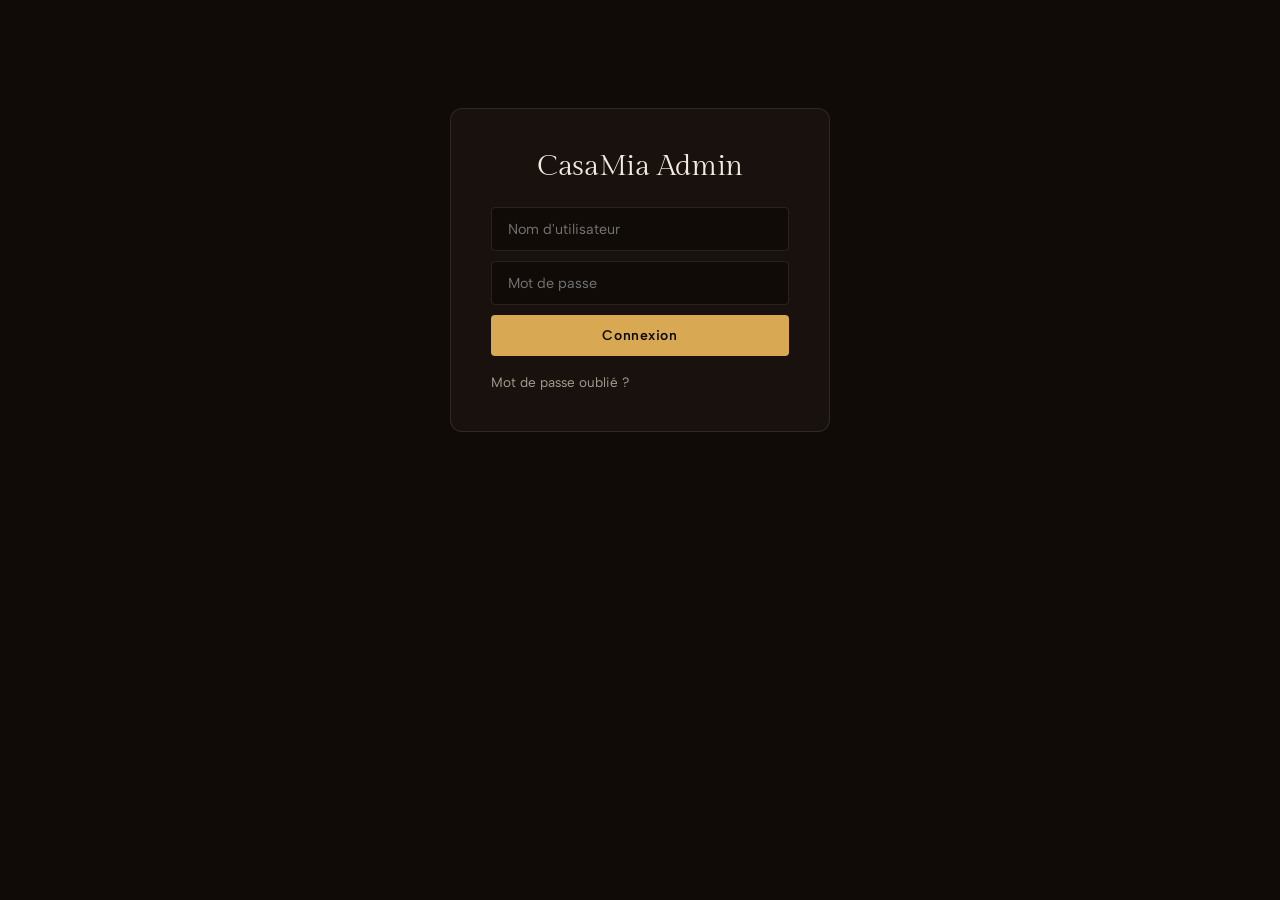
<file: frontend/admin.html>
<!DOCTYPE html>
<html lang="fr">
<head>
  <meta charset="UTF-8">
  <meta name="viewport" content="width=device-width, initial-scale=1.0">
  <title>Admin — CasaMia</title>
  <link rel="icon" type="image/png" href="images/logo-casamia.png">
  <link rel="preconnect" href="https://fonts.googleapis.com">
  <link rel="preconnect" href="https://fonts.gstatic.com" crossorigin>
  <link rel="stylesheet" href="https://fonts.googleapis.com/css2?family=Gilda+Display&family=Albert+Sans:wght@400;500;600;700&display=swap">
  <style>
    :root {
      --bg:  oklch(15.5% 0.012 60);
      --bg2: oklch(18.5% 0.014 58);
      --bg3: oklch(22%   0.014 55);
      --text:  oklch(94% 0.018 80);
      --text2: oklch(70% 0.020 70);
      --gold:  oklch(76% 0.118 80);
      --gold-h: oklch(84% 0.110 85);
      --border: oklch(100% 0 0 / .10);
      --red: oklch(60% 0.170 28);
      --green: oklch(68% 0.140 145);
      --radius: 4px;
      --f-display: 'Gilda Display', serif;
      --f-body: 'Albert Sans', system-ui, sans-serif;
    }
    * { box-sizing: border-box; margin: 0; padding: 0; }
    body { font-family: var(--f-body); background: var(--bg); color: var(--text); font-size: 16px; -webkit-font-smoothing: antialiased; -moz-osx-font-smoothing: grayscale; }
    a { color: var(--gold); text-decoration: none; }
    h1, h2, h3 { font-family: var(--f-display); font-weight: 400; letter-spacing: -0.01em; text-wrap: balance; }
    p { text-wrap: pretty; }
    .card-img, .hours-card img { outline: 1px solid rgba(255, 255, 255, 0.08); outline-offset: -1px; }

    /* Layout */
    .app { max-width: 1100px; margin: 0 auto; padding: 24px clamp(16px, 3vw, 32px); }
    .header { display: flex; align-items: center; justify-content: space-between; padding: 20px 0 16px; border-bottom: 1px solid var(--border); margin-bottom: 32px; }
    .header h1 { font-size: 1.6rem; color: var(--text); }
    .logout { padding: 8px 16px; border: 1px solid var(--border); border-radius: var(--radius); color: var(--text2); cursor: pointer; font-size: .8125rem; background: none; letter-spacing: 0.03em; transition: color .2s, border-color .2s, transform .15s; }
    .logout:hover { border-color: var(--red); color: var(--red); }
    .logout:active { transform: scale(0.96); }

    /* Login */
    .login { max-width: 380px; margin: 12vh auto; padding: 40px; border: 1px solid var(--border); background: var(--bg2); border-radius: 12px; }
    .login h2 { margin-bottom: 24px; font-size: 1.8rem; text-align: center; }
    .login input { width: 100%; padding: 12px 16px; background: var(--bg); border: 1px solid var(--border); border-radius: var(--radius); color: var(--text); font-size: .9rem; margin-bottom: 10px; font-family: inherit; transition: border-color .2s; }
    .login input:focus { outline: none; border-color: var(--gold); }
    .login button { width: 100%; padding: 12px; background: var(--gold); color: var(--bg); border: none; border-radius: var(--radius); font-weight: 600; cursor: pointer; font-size: .875rem; letter-spacing: 0.04em; font-family: inherit; transition: background .2s, transform .15s; }
    .login button:hover { background: var(--gold-h); }
    .login button:active { transform: scale(0.96); }
    .error { color: var(--red); font-size: .8125rem; margin-top: 8px; }

    /* Tabs — éditoriaux (pas pill gold bg) */
    .tabs { display: flex; gap: 24px; margin-bottom: 32px; border-bottom: 1px solid var(--border); }
    .tab { padding: 12px 0; cursor: pointer; font-size: .9rem; color: var(--text2); font-weight: 500; border: none; background: none; position: relative; letter-spacing: 0.01em; font-family: inherit; }
    .tab:hover { color: var(--text); }
    .tab:active { transform: scale(0.96); }
    .tab.active { color: var(--text); }
    .tab { transition: color .2s, transform .15s; }
    .tab.active::after { content: ""; position: absolute; left: 0; right: 0; bottom: -1px; height: 2px; background: var(--gold); }
    .panel { display: none; }
    .panel.active { display: block; }

    /* Cards — multi-column grid */
    .card-grid { display: grid; grid-template-columns: repeat(auto-fill, minmax(min(440px, 100%), 1fr)); gap: 10px; }
    .card { background: var(--bg2); border: 1px solid var(--border); border-radius: 10px; padding: 16px 20px; display: flex; align-items: center; gap: 16px; min-width: 0; }
    .card-header { display: flex; justify-content: space-between; align-items: center; width: 100%; gap: 12px; min-width: 0; }
    .card-info { min-width: 0; flex: 1; }
    .card-title { font-weight: 600; font-size: .95rem; }
    .card-meta { color: var(--text2); font-size: .8125rem; margin-top: 2px; }
    .card-actions { display: flex; gap: 6px; flex-shrink: 0; }
    .card-img { width: 56px; height: 56px; object-fit: cover; border-radius: var(--radius); flex-shrink: 0; }

    /* Menu — catégories (mime la vraie carte) */
    .menu-hint { color: var(--text2); font-size: .8125rem; margin: -4px 0 18px; display: flex; align-items: center; gap: 8px; }
    .menu-hint svg { flex-shrink: 0; color: var(--gold); }
    .admin-cat-group { margin-bottom: 28px; }
    .admin-cat-group:last-child { margin-bottom: 0; }
    .admin-cat-head {
      display: flex; align-items: baseline; justify-content: space-between; gap: 16px;
      padding: 10px 4px 12px; margin-bottom: 10px;
      border-bottom: 1px solid var(--border);
    }
    .admin-cat-name { font-family: var(--f-display); font-size: 1.35rem; color: var(--text); font-weight: 400; letter-spacing: -0.01em; }
    .admin-cat-meta { color: var(--text2); font-size: .75rem; letter-spacing: 0.14em; text-transform: uppercase; white-space: nowrap; }
    .admin-cat-list { display: flex; flex-direction: column; gap: 8px; min-height: 12px; }
    .admin-cat-list.drag-scope { background: oklch(76% 0.118 80 / .04); border-radius: 6px; outline: 1px dashed oklch(76% 0.118 80 / .35); outline-offset: 2px; }
    .admin-cat-empty { color: var(--text2); font-size: .85rem; padding: 8px 4px; font-style: italic; }

    /* Item card (DnD) */
    .item-card { position: relative; transition: transform .15s ease, box-shadow .15s ease, opacity .15s ease, border-color .15s ease; }
    .item-card[draggable="true"] { cursor: grabbing; }
    .item-card.dragging {
      opacity: .92;
      border-color: var(--gold);
      box-shadow: 0 12px 28px oklch(0% 0 0 / .45), 0 0 0 1px var(--gold);
      transform: rotate(-0.4deg) scale(1.01);
      cursor: grabbing;
    }

    /* Drag handle */
    .card-drag-handle {
      flex-shrink: 0;
      display: grid; place-items: center;
      width: 28px; height: 44px;
      margin-left: -6px;
      border-radius: var(--radius);
      color: var(--text2);
      cursor: grab;
      touch-action: none;
      transition: color .15s, background .15s;
      user-select: none;
    }
    .card-drag-handle:hover { color: var(--gold); background: oklch(100% 0 0 / .04); }
    .card-drag-handle:active { cursor: grabbing; color: var(--gold); }
    .card-drag-handle svg { display: block; }

    /* Reorder status toast */
    .reorder-toast {
      position: fixed; bottom: 24px; left: 50%; transform: translateX(-50%) translateY(16px);
      padding: 10px 18px; border-radius: 999px;
      background: var(--bg2); border: 1px solid var(--border); color: var(--text);
      font-size: .875rem; letter-spacing: 0.02em;
      display: flex; align-items: center; gap: 10px;
      box-shadow: 0 2px 4px oklch(0% 0 0 / .25), 0 8px 24px oklch(0% 0 0 / .35);
      opacity: 0; pointer-events: none;
      transition: opacity .2s, transform .2s;
      z-index: 200;
    }
    .reorder-toast.visible { opacity: 1; transform: translateX(-50%) translateY(0); }
    .reorder-toast--ok { border-color: oklch(68% 0.140 145 / .5); }
    .reorder-toast--ok .reorder-toast__dot { background: var(--green); }
    .reorder-toast--err { border-color: oklch(60% 0.170 28 / .5); }
    .reorder-toast--err .reorder-toast__dot { background: var(--red); }
    .reorder-toast__dot { width: 8px; height: 8px; border-radius: 50%; background: var(--gold); flex-shrink: 0; }

    @media (max-width: 520px) {
      .admin-cat-head { flex-direction: column; align-items: flex-start; gap: 4px; }
      .card { padding: 14px 14px; gap: 12px; }
      .card-drag-handle { width: 24px; height: 40px; margin-left: -4px; }
    }

    /* Buttons */
    .btn { padding: 10px 16px; border-radius: var(--radius); font-size: .8125rem; cursor: pointer; border: 1px solid transparent; font-weight: 600; letter-spacing: 0.03em; font-family: inherit; transition: background .2s, color .2s, border-color .2s, transform .15s; white-space: nowrap; }
    .btn:active { transform: scale(0.96); }
    .btn-primary { background: var(--gold); color: var(--bg); border-color: var(--gold); }
    .btn-primary:hover { background: var(--gold-h); border-color: var(--gold-h); }
    .btn-danger { background: none; color: var(--red); border: 1px solid var(--red); }
    .btn-danger:hover { background: var(--red); color: var(--text); }
    .btn-sm { padding: 6px 12px; font-size: .75rem; }
    .btn-lg { padding: 14px 24px; font-size: .9375rem; }
    .btn-add { margin-bottom: 20px; }

    /* Forms */
    .form-overlay { display: none; position: fixed; inset: 0; background: oklch(0% 0 0 / .6); z-index: 100; }
    .form-overlay.active { display: flex; align-items: center; justify-content: center; padding: 16px; }
    .form-modal { background: var(--bg2); border: 1px solid var(--border); border-radius: 12px; padding: 28px; width: 100%; max-width: 520px; max-height: 85vh; overflow-y: auto; box-shadow: 0 4px 12px oklch(0% 0 0 / .3), 0 16px 40px oklch(0% 0 0 / .25); }
    .form-modal h3 { margin-bottom: 20px; font-size: 1.3rem; color: var(--text); }
    .form-group { margin-bottom: 14px; }
    .form-group label { display: block; font-size: .75rem; font-weight: 600; letter-spacing: 0.18em; text-transform: uppercase; color: var(--text2); margin-bottom: 6px; }
    .form-group input, .form-group textarea, .form-group select {
      width: 100%; padding: 10px 12px; background: var(--bg); border: 1px solid var(--border);
      border-radius: var(--radius); color: var(--text); font-size: .9rem; font-family: inherit;
      transition: border-color .15s;
    }
    .form-group input:focus, .form-group textarea:focus, .form-group select:focus { outline: none; border-color: var(--gold); }
    .form-group textarea { resize: vertical; min-height: 90px; }
    .form-actions { display: flex; gap: 8px; justify-content: flex-end; margin-top: 20px; }
    .form-cancel { padding: 10px 16px; background: none; border: 1px solid var(--border); border-radius: var(--radius); color: var(--text2); cursor: pointer; font-family: inherit; transition: color .15s, border-color .15s, transform .15s; }
    .form-cancel:hover { color: var(--text); border-color: var(--text2); }
    .form-cancel:active { transform: scale(0.96); }

    /* Badges — rectangulaires, pas pill */
    .badge { display: inline-block; padding: 3px 8px; border-radius: var(--radius); font-size: .6875rem; font-weight: 700; letter-spacing: 0.1em; text-transform: uppercase; }
    .badge-green { background: oklch(68% 0.140 145 / .15); color: var(--green); border: 1px solid oklch(68% 0.140 145 / .3); }
    .badge-gray { background: oklch(100% 0 0 / .05); color: var(--text2); border: 1px solid var(--border); }
    .badge-section { background: oklch(76% 0.118 80 / .12); color: var(--gold); border: 1px solid oklch(76% 0.118 80 / .3); }

    /* Form grid pour item modal */
    .form-grid { display: grid; grid-template-columns: 1fr 1fr; gap: 16px 14px; margin-bottom: 16px; }
    .form-group--span2 { grid-column: 1 / -1; }
    .form-group { margin-bottom: 0; }

    /* Toggle "disponible" — switch élégant */
    .toggle-row {
      display: flex; align-items: center; justify-content: space-between; gap: 16px;
      padding: 14px 16px;
      background: var(--bg); border: 1px solid var(--border); border-radius: var(--radius);
      margin-bottom: 16px;
    }
    .toggle-row__info { display: flex; flex-direction: column; gap: 2px; min-width: 0; }
    .toggle-row__info strong { font-size: .9375rem; font-weight: 600; color: var(--text); }
    .toggle-row__info span { font-size: .8125rem; color: var(--text2); }
    .switch { position: relative; display: inline-block; width: 42px; height: 24px; flex-shrink: 0; cursor: pointer; }
    .switch input { opacity: 0; width: 0; height: 0; position: absolute; }
    .switch__track {
      position: absolute; inset: 0; border-radius: 999px;
      background: var(--bg2); border: 1px solid var(--border);
      transition: background .2s, border-color .2s;
    }
    .switch__track::after {
      content: ""; position: absolute;
      top: 50%; left: 3px; width: 16px; height: 16px;
      border-radius: 50%;
      background: var(--text2);
      transform: translateY(-50%);
      transition: transform .2s, background .2s;
    }
    .switch input:checked ~ .switch__track { background: oklch(from var(--gold) l c h / .25); border-color: var(--gold); }
    .switch input:checked ~ .switch__track::after { transform: translate(18px, -50%); background: var(--gold); }
    .switch input:focus-visible ~ .switch__track { outline: 2px solid var(--gold); outline-offset: 2px; }

    /* Hours panel — 2 pizzerias côte à côte */
    .hours-grid {
      display: grid;
      grid-template-columns: repeat(auto-fit, minmax(min(420px, 100%), 1fr));
      gap: 20px;
    }
    .hours-card {
      background: var(--bg2); border: 1px solid var(--border); border-radius: 14px;
      padding: clamp(20px, 3vw, 28px);
      display: flex; flex-direction: column; gap: 22px;
      box-shadow: 0 1px 2px oklch(0% 0 0 / .2);
    }
    .hours-card__head {
      display: flex; align-items: baseline; justify-content: space-between; gap: 12px;
      padding-bottom: 14px; border-bottom: 1px solid var(--border);
    }
    .hours-card__name { font-family: var(--f-display); font-size: 1.5rem; color: var(--text); }
    .hours-card__slug { font-size: .7rem; color: var(--text2); letter-spacing: 0.14em; text-transform: uppercase; }
    .hours-section__title {
      font-size: .7rem; font-weight: 700; letter-spacing: 0.18em; text-transform: uppercase;
      color: var(--text2); margin-bottom: 10px;
    }
    .hours-section__help { font-size: .8rem; color: var(--text2); margin-bottom: 12px; line-height: 1.5; }
    .hours-day-row {
      display: grid;
      grid-template-columns: 56px 1fr auto;
      gap: 10px;
      align-items: start;
      padding: 8px 0;
      border-bottom: 1px dashed var(--border);
    }
    .hours-day-row:last-child { border-bottom: none; }
    .hours-day-row__name {
      font-weight: 600; text-transform: uppercase;
      font-size: .75rem; letter-spacing: 0.08em;
      color: var(--text2); padding-top: 8px;
    }
    .hours-day-row__name.is-active { color: var(--gold); }
    .hours-slots { display: flex; flex-direction: column; gap: 6px; min-width: 0; }
    .hours-slot { display: flex; align-items: center; gap: 6px; }
    .hours-slot input {
      width: 60px; padding: 6px 8px;
      background: var(--bg); border: 1px solid var(--border); border-radius: var(--radius);
      color: var(--text); font-size: .8125rem; font-family: inherit;
      text-align: center;
    }
    .hours-slot input:focus { outline: none; border-color: var(--gold); }
    .hours-slot__sep { color: var(--text2); font-size: .8125rem; }
    .hours-slot__remove {
      width: 26px; height: 26px; display: grid; place-items: center;
      background: none; border: 1px solid var(--border); border-radius: var(--radius);
      color: var(--text2); cursor: pointer; font-size: 1rem; line-height: 1;
      flex-shrink: 0;
      position: relative;
      transition: color .15s, border-color .15s, transform .15s;
    }
    .hours-slot__remove::before { content: ""; position: absolute; inset: -7px; }
    .hours-slot__remove:hover { color: var(--red); border-color: var(--red); }
    .hours-slot__remove:active { transform: scale(0.96); }
    .hours-day-row__actions {
      display: flex; flex-direction: column; gap: 4px; align-items: flex-end;
      padding-top: 2px;
    }
    .hours-day-closed {
      color: var(--text2); font-style: italic; font-size: .8125rem;
      padding: 8px 0;
    }
    .hours-add-slot {
      background: none; border: 1px dashed var(--border); border-radius: var(--radius);
      color: var(--text2); padding: 5px 10px; font-size: .7rem; cursor: pointer;
      font-family: inherit; letter-spacing: 0.04em; white-space: nowrap;
      transition: color .15s, border-color .15s, transform .15s;
    }
    .hours-add-slot:hover { color: var(--gold); border-color: var(--gold); }
    .hours-add-slot:active { transform: scale(0.96); }
    .hours-closed-toggle {
      background: none; border: 1px solid var(--border); border-radius: var(--radius);
      color: var(--text2); padding: 5px 10px; font-size: .7rem; cursor: pointer;
      font-family: inherit; letter-spacing: 0.04em; white-space: nowrap;
      transition: color .15s, border-color .15s, transform .15s;
    }
    .hours-closed-toggle:hover { color: var(--text); }
    .hours-closed-toggle:active { transform: scale(0.96); }
    .hours-closed-toggle.is-active { color: var(--red); border-color: var(--red); }

    .closure-box {
      background: var(--bg); border: 1px solid var(--border); border-radius: var(--radius);
      padding: 16px;
    }
    .closure-box.is-active { border-color: oklch(60% 0.170 28 / .5); background: oklch(60% 0.170 28 / .05); }
    .closure-box__fields {
      display: grid; grid-template-columns: 1fr 1fr; gap: 12px;
      margin-top: 14px;
    }
    .closure-box__fields .form-group--full { grid-column: 1 / -1; }
    .closure-box input[type="date"],
    .closure-box textarea {
      width: 100%; padding: 9px 12px;
      background: var(--bg2); border: 1px solid var(--border); border-radius: var(--radius);
      color: var(--text); font-size: .875rem; font-family: inherit;
    }
    .closure-box input[type="date"]:focus,
    .closure-box textarea:focus { outline: none; border-color: var(--gold); }
    .closure-box textarea { resize: vertical; min-height: 64px; }
    .closure-box__preview {
      margin-top: 12px; padding: 10px 12px;
      border-left: 2px solid var(--red); background: oklch(60% 0.170 28 / .08);
      font-size: .85rem; color: var(--text); border-radius: 0 var(--radius) var(--radius) 0;
      display: none;
    }
    .closure-box.is-active .closure-box__preview { display: block; }

    .hours-card__footer {
      display: flex; align-items: center; justify-content: space-between; gap: 12px;
      flex-wrap: wrap;
    }
    .hours-card__status { font-size: .8125rem; color: var(--text2); min-height: 1em; }
    .hours-card__status.is-ok { color: var(--green); }
    .hours-card__status.is-err { color: var(--red); }

    @media (max-width: 520px) {
      .hours-day-row { grid-template-columns: 48px 1fr; }
      .hours-day-row__actions { grid-column: 2; align-items: flex-start; flex-direction: row; flex-wrap: wrap; }
      .closure-box__fields { grid-template-columns: 1fr; }
      .hours-slot input { width: 56px; }
    }

    /* Settings card — plus grande */
    .settings-card {
      max-width: 560px;
      padding: clamp(28px, 4vw, 44px);
      background: var(--bg2); border: 1px solid var(--border); border-radius: 14px;
      box-shadow: 0 1px 2px oklch(0% 0 0 / .2);
    }
    .settings-card h2 {
      font-size: 1.75rem; margin-bottom: 8px;
      color: var(--text);
    }
    .settings-card .settings-lede {
      color: var(--text2); font-size: .95rem; line-height: 1.5;
      margin-bottom: 28px;
    }
    .settings-card .form-group { margin-bottom: 16px; }
    .settings-card .form-group input {
      font-size: 1rem;
      padding: 12px 14px;
    }
    .settings-card .success {
      color: var(--green); font-size: .9rem;
      margin-top: 12px; display: none;
    }
    .settings-card .error { margin-top: 12px; }

    :focus-visible { outline: 2px solid var(--gold); outline-offset: 2px; }
  </style>
</head>
<body>

<!-- Login Screen -->
<div id="loginScreen" class="login">
  <h2>CasaMia Admin</h2>
  <div id="loginForm">
    <input type="text" id="usernameInput" placeholder="Nom d'utilisateur" autocomplete="username">
    <input type="password" id="passwordInput" placeholder="Mot de passe" autocomplete="current-password">
    <button onclick="login()">Connexion</button>
    <p class="error" id="loginError"></p>
    <p style="margin-top:16px;"><a href="#" onclick="showResetForm();return false;" style="font-size:.85rem;color:var(--text2);">Mot de passe oublié ?</a></p>
  </div>
  <div id="resetForm" style="display:none;">
    <p style="color:var(--text2);font-size:.9rem;margin-bottom:16px;">Entrez votre nom d'utilisateur pour générer un token de réinitialisation (visible dans les logs serveur).</p>
    <input type="text" id="resetUsername" placeholder="Nom d'utilisateur">
    <button onclick="requestReset()">Demander un reset</button>
    <div id="resetTokenForm" style="display:none;margin-top:16px;">
      <p style="color:var(--green);font-size:.85rem;margin-bottom:12px;">Token généré. Consultez les logs du serveur, puis collez-le ici :</p>
      <input type="text" id="resetToken" placeholder="Token de réinitialisation">
      <input type="password" id="resetNewPassword" placeholder="Nouveau mot de passe (min 6 car.)">
      <button onclick="resetPassword()">Réinitialiser</button>
    </div>
    <p class="error" id="resetError"></p>
    <p style="margin-top:16px;"><a href="#" onclick="showLoginForm();return false;" style="font-size:.85rem;color:var(--text2);">Retour à la connexion</a></p>
  </div>
</div>

<!-- Admin App -->
<div id="adminApp" class="app" style="display:none;">
  <div class="header">
    <h1>CasaMia Admin</h1>
    <div style="display:flex;gap:8px;align-items:center;">
      <span id="userDisplay" style="color:var(--text2);font-size:.85rem;"></span>
      <button class="logout" onclick="logout()">Déconnexion</button>
    </div>
  </div>

  <div class="tabs">
    <button class="tab active" data-tab="news" onclick="switchTab(this, 'news')">Actualités</button>
    <button class="tab" data-tab="menu" onclick="switchTab(this, 'menu')">Carte &amp; Menus</button>
    <button class="tab" data-tab="hours" onclick="switchTab(this, 'hours')">Horaires</button>
    <button class="tab" data-tab="settings" onclick="switchTab(this, 'settings')">Paramètres</button>
  </div>

  <!-- News Panel -->
  <div id="panel-news" class="panel active">
    <button class="btn btn-primary btn-add" onclick="openNewsForm()">+ Ajouter une actualité</button>
    <div id="newsList" class="card-grid"></div>
  </div>

  <!-- Menu Panel -->
  <div id="panel-menu" class="panel">
    <div style="display:flex;gap:12px;margin-bottom:12px;align-items:center;flex-wrap:wrap;">
      <select id="menuCategoryFilter" onchange="loadItems()" style="padding:10px 14px;background:var(--bg2);border:1px solid var(--border);border-radius:var(--radius);color:var(--text);font-size:.875rem;font-family:inherit;">
        <option value="">Toutes les catégories</option>
      </select>
      <button class="btn btn-primary" onclick="openItemForm()">+ Ajouter un item</button>
    </div>
    <p class="menu-hint">
      <svg width="14" height="14" viewBox="0 0 24 24" fill="none" stroke="currentColor" stroke-width="2" stroke-linecap="round" stroke-linejoin="round"><circle cx="9" cy="6" r="1.2"/><circle cx="15" cy="6" r="1.2"/><circle cx="9" cy="12" r="1.2"/><circle cx="15" cy="12" r="1.2"/><circle cx="9" cy="18" r="1.2"/><circle cx="15" cy="18" r="1.2"/></svg>
      Glissez la poignée d'un item pour le réordonner au sein de sa catégorie. L'ordre est enregistré automatiquement.
    </p>
    <div id="itemsList"></div>
  </div>

  <div id="reorderToast" class="reorder-toast" role="status" aria-live="polite">
    <span class="reorder-toast__dot"></span><span id="reorderToastMsg">Ordre enregistré</span>
  </div>

  <!-- Hours Panel -->
  <div id="panel-hours" class="panel">
    <p class="menu-hint" style="margin-bottom:16px;">
      <svg width="14" height="14" viewBox="0 0 24 24" fill="none" stroke="currentColor" stroke-width="2" stroke-linecap="round" stroke-linejoin="round"><circle cx="12" cy="12" r="10"/><polyline points="12 6 12 12 16 14"/></svg>
      Format d'heure : <code style="color:var(--text);">9h</code>, <code style="color:var(--text);">9h30</code>, <code style="color:var(--text);">21h30</code>. Les modifications s'appliquent instantanément sur le site après enregistrement.
    </p>
    <div id="hoursGrid" class="hours-grid">
      <p style="color:var(--text2);">Chargement…</p>
    </div>
  </div>

  <!-- Settings Panel -->
  <div id="panel-settings" class="panel">
    <div class="settings-card">
      <h2>Changer le mot de passe</h2>
      <p class="settings-lede">Utilisé pour accéder à cet espace d'administration. Minimum 6 caractères.</p>
      <div class="form-group">
        <label>Mot de passe actuel</label>
        <input type="password" id="settings_currentpw" autocomplete="current-password">
      </div>
      <div class="form-group">
        <label>Nouveau mot de passe</label>
        <input type="password" id="settings_newpw" placeholder="Min 6 caractères" autocomplete="new-password">
      </div>
      <button class="btn btn-primary btn-lg" onclick="changePassword()">Enregistrer</button>
      <p class="error" id="settingsError"></p>
      <p id="settingsSuccess" class="success">Mot de passe modifié avec succès.</p>
    </div>
  </div>
</div>

<!-- Form Overlay -->
<div class="form-overlay" id="formOverlay">
  <div class="form-modal" id="formModal"></div>
</div>

<script src="js/config.js"></script>
<script>
const API = (window.APP_CONFIG?.API_URL || '') + '/api';
const ADMIN_PATH = window.APP_CONFIG?.ADMIN_SECRET_PATH || '_admin';
let TOKEN = '';
let USERNAME = '';

// ===== AUTH =====
function showResetForm() { document.getElementById('loginForm').style.display='none'; document.getElementById('resetForm').style.display=''; }
function showLoginForm() { document.getElementById('resetForm').style.display='none'; document.getElementById('loginForm').style.display=''; }

function login() {
  var username = document.getElementById('usernameInput').value;
  var password = document.getElementById('passwordInput').value;
  fetch(API + '/auth/login', {
    method: 'POST',
    headers: { 'Content-Type': 'application/json' },
    body: JSON.stringify({ username: username, password: password })
  })
    .then(function(r) { return r.json().then(function(d) { return { ok: r.ok, data: d }; }); })
    .then(function(res) {
      if (!res.ok) throw new Error(res.data.error || 'Erreur');
      TOKEN = res.data.token;
      USERNAME = res.data.username;
      sessionStorage.setItem('casamia_token', TOKEN);
      sessionStorage.setItem('casamia_user', USERNAME);
      showApp();
    })
    .catch(function(e) {
      document.getElementById('loginError').textContent = 'Identifiants incorrects';
    });
}

function requestReset() {
  var username = document.getElementById('resetUsername').value;
  fetch(API + '/auth/reset-request', {
    method: 'POST',
    headers: { 'Content-Type': 'application/json' },
    body: JSON.stringify({ username: username })
  }).then(function() {
    document.getElementById('resetTokenForm').style.display = '';
  });
}

function resetPassword() {
  var token = document.getElementById('resetToken').value;
  var newPassword = document.getElementById('resetNewPassword').value;
  fetch(API + '/auth/reset-password', {
    method: 'POST',
    headers: { 'Content-Type': 'application/json' },
    body: JSON.stringify({ token: token, new_password: newPassword })
  })
    .then(function(r) { return r.json().then(function(d) { return { ok: r.ok, data: d }; }); })
    .then(function(res) {
      if (!res.ok) throw new Error(res.data.error || 'Erreur');
      document.getElementById('resetError').textContent = '';
      document.getElementById('resetError').style.color = 'var(--green)';
      document.getElementById('resetError').textContent = 'Mot de passe réinitialisé ! Retournez à la connexion.';
    })
    .catch(function(e) {
      document.getElementById('resetError').style.color = 'var(--red)';
      document.getElementById('resetError').textContent = e.message;
    });
}

function changePassword() {
  var current = document.getElementById('settings_currentpw').value;
  var newpw = document.getElementById('settings_newpw').value;
  document.getElementById('settingsError').textContent = '';
  document.getElementById('settingsSuccess').style.display = 'none';
  adminFetch('/auth/change-password', {
    method: 'POST',
    headers: { 'Content-Type': 'application/json', 'Authorization': 'Bearer ' + TOKEN },
    body: JSON.stringify({ current_password: current, new_password: newpw })
  })
    .then(function(r) { return r.json().then(function(d) { return { ok: r.ok, data: d }; }); })
    .then(function(res) {
      if (!res.ok) throw new Error(res.data.error || 'Erreur');
      document.getElementById('settingsSuccess').style.display = 'block';
      document.getElementById('settings_currentpw').value = '';
      document.getElementById('settings_newpw').value = '';
    })
    .catch(function(e) {
      document.getElementById('settingsError').textContent = e.message;
    });
}

function showApp() {
  document.getElementById('loginScreen').style.display = 'none';
  document.getElementById('adminApp').style.display = '';
  document.getElementById('userDisplay').textContent = USERNAME;
  loadAll();
}

function logout() {
  sessionStorage.removeItem('casamia_token');
  sessionStorage.removeItem('casamia_user');
  TOKEN = '';
  USERNAME = '';
  document.getElementById('loginScreen').style.display = '';
  document.getElementById('adminApp').style.display = 'none';
  document.getElementById('usernameInput').value = '';
  document.getElementById('passwordInput').value = '';
  showLoginForm();
}

// Auto-login from session
(function() {
  var t = sessionStorage.getItem('casamia_token');
  var u = sessionStorage.getItem('casamia_user');
  if (t && u) {
    TOKEN = t;
    USERNAME = u;
    // Verify token still valid
    fetch(API + '/' + ADMIN_PATH + '/news', { headers: { 'Authorization': 'Bearer ' + TOKEN } })
      .then(function(r) { if (r.ok) showApp(); else logout(); })
      .catch(function() { logout(); });
  }
})();

function adminFetch(path, opts) {
  opts = opts || {};
  opts.headers = opts.headers || {};
  opts.headers['Authorization'] = 'Bearer ' + TOKEN;
  return fetch(API + '/' + ADMIN_PATH + path, opts);
}

// ===== TABS =====
function switchTab(btn, name) {
  document.querySelectorAll('.tab').forEach(function(t) { t.classList.remove('active'); });
  document.querySelectorAll('.panel').forEach(function(p) { p.classList.remove('active'); });
  if (btn) btn.classList.add('active');
  document.getElementById('panel-' + name).classList.add('active');
}

// Cache catégories pour ouvrir les modals rapidement
let CATS_CACHE = [];
function fetchCategories() {
  return adminFetch('/menu/categories')
    .then(function(r) { return r.ok ? r.json() : []; })
    .then(function(cats) { CATS_CACHE = cats || []; return CATS_CACHE; })
    .catch(function() { CATS_CACHE = []; return []; });
}

function loadAll() {
  fetchCategories().then(function() { loadCategoryFilter(); loadItems(); });
  loadNews();
  loadHours();
}

// ===== NEWS =====
function loadNews() {
  adminFetch('/news').then(function(r) { return r.json(); }).then(function(news) {
    var el = document.getElementById('newsList');
    if (!news.length) { el.innerHTML = '<p style="color:var(--text2);">Aucune actualité.</p>'; return; }
    el.innerHTML = news.map(function(n) {
      var img = n.image_path ? '<img class="card-img" src="' + API + '/images/' + n.image_path + '">' : '';
      var badge = n.published ? '<span class="badge badge-green">Publié</span>' : '<span class="badge badge-gray">Brouillon</span>';
      return '<div class="card">' + img +
        '<div class="card-header"><div class="card-info">' +
          '<div><span class="card-title">' + esc(n.title || 'Sans titre') + '</span> ' + badge + '</div>' +
          '<div class="card-meta">' + new Date(n.created_at).toLocaleDateString('fr-FR') + '</div>' +
        '</div>' +
        '<div class="card-actions">' +
          '<button class="btn btn-sm btn-primary" onclick="editNews(' + n.id + ')">Modifier</button>' +
          '<button class="btn btn-sm btn-danger" onclick="deleteNews(' + n.id + ')">Supprimer</button>' +
        '</div></div></div>';
    }).join('');
  });
}

function openNewsForm(data) {
  var d = data || {};
  var isEdit = !!d.id;
  document.getElementById('formModal').innerHTML =
    '<h3>' + (isEdit ? 'Modifier' : 'Nouvelle') + ' actualité</h3>' +
    '<div class="form-group"><label>Titre</label><input id="f_title" value="' + esc(d.title || '') + '"></div>' +
    '<div class="form-group"><label>Contenu</label><textarea id="f_content">' + esc(d.content || '') + '</textarea></div>' +
    '<div class="form-group"><label>Image</label><input type="file" id="f_image" accept="image/*"></div>' +
    '<div class="form-group"><label><input type="checkbox" id="f_published"' + (d.id ? (d.published ? ' checked' : '') : ' checked') + '> Publié</label></div>' +
    '<div class="form-actions"><button class="form-cancel" onclick="closeForm()">Annuler</button>' +
    '<button class="btn btn-primary" onclick="saveNews(' + (d.id || 'null') + ')">Enregistrer</button></div>';
  document.getElementById('formOverlay').classList.add('active');
}

function editNews(id) {
  adminFetch('/news').then(function(r) { return r.json(); }).then(function(news) {
    var n = news.find(function(x) { return x.id === id; });
    if (n) openNewsForm(n);
  });
}

function saveNews(id) {
  var fd = new FormData();
  fd.append('title', document.getElementById('f_title').value);
  fd.append('content', document.getElementById('f_content').value);
  fd.append('published', document.getElementById('f_published').checked ? 'true' : 'false');
  var file = document.getElementById('f_image').files[0];
  if (file) fd.append('image', file);

  var method = id ? 'PUT' : 'POST';
  var path = id ? '/news/' + id : '/news';
  adminFetch(path, { method: method, body: fd }).then(function() { closeForm(); loadNews(); });
}

function deleteNews(id) {
  if (!confirm('Supprimer cette actualité ?')) return;
  adminFetch('/news/' + id, { method: 'DELETE' }).then(function() { loadNews(); });
}

// ===== CATEGORY FILTER (readonly, hardcodé non géré) =====
function loadCategoryFilter() {
  var el = document.getElementById('menuCategoryFilter');
  el.innerHTML = '<option value="">Toutes les catégories</option>' +
    CATS_CACHE.map(function(c) { return '<option value="' + c.id + '">' + esc(c.name) + ' (' + c.section + ')</option>'; }).join('');
}

// ===== MENU ITEMS =====
var ITEMS_CACHE = [];

function loadItems() {
  var catId = document.getElementById('menuCategoryFilter').value;
  // On récupère tout, et on filtre/groupe côté client pour afficher comme la vraie carte.
  adminFetch('/menu/items').then(function(r) { return r.json(); }).then(function(items) {
    ITEMS_CACHE = items || [];
    renderItemsGrouped(catId);
  });
}

function renderItemsGrouped(catId) {
  var el = document.getElementById('itemsList');
  var cats = CATS_CACHE.slice();
  if (catId) cats = cats.filter(function(c) { return String(c.id) === String(catId); });

  if (!cats.length) {
    el.innerHTML = '<p style="color:var(--text2);">Aucune catégorie.</p>';
    return;
  }

  var groups = cats.map(function(cat) {
    var items = ITEMS_CACHE
      .filter(function(i) { return i.category_id === cat.id; })
      .sort(function(a, b) { return (a.sort_order - b.sort_order) || (a.id - b.id); });
    return { cat: cat, items: items };
  });

  // Si filtre actif mais la catégorie est vide, on l'affiche quand même (on veut voir l'en-tête).
  // Sinon, on masque les catégories vides uniquement quand on affiche tout.
  if (!catId) groups = groups.filter(function(g) { return g.items.length > 0; });

  if (!groups.length) {
    el.innerHTML = '<p style="color:var(--text2);">Aucun item.</p>';
    return;
  }

  el.innerHTML = groups.map(function(g, idx) {
    var idxStr = String(idx + 1).padStart(2, '0');
    var count = g.items.length;
    var countLabel = count + ' ' + (count > 1 ? 'items' : 'item');
    return '<section class="admin-cat-group" data-cat-id="' + g.cat.id + '">' +
      '<header class="admin-cat-head">' +
        '<h2 class="admin-cat-name">' + esc(g.cat.name) + '</h2>' +
        '<span class="admin-cat-meta">' + idxStr + ' — ' + countLabel + ' · ' + esc(g.cat.section) + '</span>' +
      '</header>' +
      '<div class="admin-cat-list" data-cat-id="' + g.cat.id + '">' +
        (g.items.length ? g.items.map(renderItemCard).join('') : '<p class="admin-cat-empty">Aucun item dans cette catégorie.</p>') +
      '</div>' +
    '</section>';
  }).join('');

  initDragAndDrop();
}

function renderItemCard(item) {
  var img = item.image_path
    ? '<img class="card-img" draggable="false" src="' + API + '/images/' + item.image_path + '">'
    : '<span class="card-img" style="background:var(--bg3);display:grid;place-items:center;color:var(--text2);font-size:.7rem;">—</span>';
  var badges = '';
  if (item.badge) badges += '<span class="badge badge-section">' + esc(item.badge) + '</span> ';
  if (!item.available) badges += '<span class="badge badge-gray">Indisponible</span> ';
  var price = item.price ? '<span style="color:var(--gold);font-weight:700;margin-left:4px;">' + esc(item.price) + '</span>' : '';
  var handle = '<span class="card-drag-handle" title="Glissez pour réordonner" aria-label="Poignée de réorganisation">' +
    '<svg width="12" height="18" viewBox="0 0 12 18" fill="currentColor" aria-hidden="true">' +
      '<circle cx="3" cy="3" r="1.4"/><circle cx="9" cy="3" r="1.4"/>' +
      '<circle cx="3" cy="9" r="1.4"/><circle cx="9" cy="9" r="1.4"/>' +
      '<circle cx="3" cy="15" r="1.4"/><circle cx="9" cy="15" r="1.4"/>' +
    '</svg></span>';
  return '<div class="card item-card" data-item-id="' + item.id + '" data-cat-id="' + item.category_id + '">' +
    handle + img +
    '<div class="card-header"><div class="card-info">' +
      '<div><span class="card-title">' + esc(item.name) + '</span>' + price + ' ' + badges + '</div>' +
      (item.description ? '<div class="card-meta" style="overflow:hidden;text-overflow:ellipsis;white-space:nowrap;">' + esc(item.description) + '</div>' : '') +
    '</div>' +
    '<div class="card-actions">' +
      '<button class="btn btn-sm btn-primary" onclick="editItem(' + item.id + ')">Modifier</button>' +
      '<button class="btn btn-sm btn-danger" onclick="deleteItem(' + item.id + ')">Supprimer</button>' +
    '</div></div></div>';
}

// ===== DRAG & DROP =====
var DND = { card: null, list: null, catId: null };

function initDragAndDrop() {
  document.querySelectorAll('.admin-cat-list').forEach(function(list) {
    list.addEventListener('dragover', onListDragOver);
    list.addEventListener('drop', onListDrop);
  });

  document.querySelectorAll('.item-card').forEach(function(card) {
    card.addEventListener('dragstart', onCardDragStart);
    card.addEventListener('dragend', onCardDragEnd);
  });

  // Activer draggable uniquement quand on presse la poignée
  document.querySelectorAll('.card-drag-handle').forEach(function(h) {
    h.addEventListener('mousedown', enableDrag);
    h.addEventListener('touchstart', enableDrag, { passive: true });
  });
}

function enableDrag(e) {
  var card = e.currentTarget.closest('.item-card');
  if (card) card.setAttribute('draggable', 'true');
}

// Désactive le draggable dès qu'on relâche le bouton (hors drag actif)
document.addEventListener('mouseup', function() {
  if (DND.card) return;
  document.querySelectorAll('.item-card[draggable="true"]').forEach(function(c) { c.setAttribute('draggable', 'false'); });
});
document.addEventListener('touchend', function() {
  if (DND.card) return;
  document.querySelectorAll('.item-card[draggable="true"]').forEach(function(c) { c.setAttribute('draggable', 'false'); });
});

function onCardDragStart(e) {
  var card = e.currentTarget;
  DND.card = card;
  DND.list = card.parentElement;
  DND.catId = card.dataset.catId;
  card.classList.add('dragging');
  try {
    e.dataTransfer.effectAllowed = 'move';
    e.dataTransfer.setData('text/plain', card.dataset.itemId);
  } catch (_) {}
  // Léger décalage pour que l'ombre soit visible à côté de la souris
  document.body.style.cursor = 'grabbing';
}

function onCardDragEnd() {
  if (!DND.card) return;
  var list = DND.list;
  var card = DND.card;
  card.classList.remove('dragging');
  card.setAttribute('draggable', 'false');
  DND.card = null;
  DND.list = null;
  DND.catId = null;
  document.body.style.cursor = '';
  if (list) persistOrder(list);
}

function onListDragOver(e) {
  if (!DND.card) return;
  var list = e.currentTarget;
  // Seule la catégorie d'origine accepte le drop
  if (list.dataset.catId !== DND.catId) return;
  e.preventDefault();
  e.dataTransfer.dropEffect = 'move';

  var afterCard = getCardAfterY(list, e.clientY);
  if (!afterCard) {
    if (list.lastElementChild !== DND.card) list.appendChild(DND.card);
  } else if (afterCard !== DND.card) {
    list.insertBefore(DND.card, afterCard);
  }
}

function onListDrop(e) {
  if (!DND.card) return;
  var list = e.currentTarget;
  if (list.dataset.catId !== DND.catId) return;
  e.preventDefault();
}

function getCardAfterY(list, y) {
  var cards = Array.from(list.querySelectorAll('.item-card:not(.dragging)'));
  for (var i = 0; i < cards.length; i++) {
    var rect = cards[i].getBoundingClientRect();
    if (y < rect.top + rect.height / 2) return cards[i];
  }
  return null;
}

function persistOrder(list) {
  var cards = list.querySelectorAll('.item-card');
  var payload = { items: [] };
  cards.forEach(function(c, idx) {
    var id = parseInt(c.dataset.itemId, 10);
    var so = (idx + 1) * 10;
    payload.items.push({ id: id, sort_order: so });
    // Mise à jour du cache local pour qu'un re-render garde l'ordre
    var cached = ITEMS_CACHE.find(function(i) { return i.id === id; });
    if (cached) cached.sort_order = so;
  });

  // Rien à persister si un seul item
  if (payload.items.length < 2) return;

  showToast('Enregistrement…');
  adminFetch('/menu/items/reorder', {
    method: 'POST',
    headers: { 'Content-Type': 'application/json' },
    body: JSON.stringify(payload),
  }).then(function(r) {
    if (r.ok) showToast('Ordre enregistré', 'ok');
    else showToast('Erreur de sauvegarde', 'err');
  }).catch(function() {
    showToast('Erreur réseau', 'err');
  });
}

var TOAST_T = null;
function showToast(msg, kind) {
  var el = document.getElementById('reorderToast');
  var msgEl = document.getElementById('reorderToastMsg');
  if (!el || !msgEl) return;
  msgEl.textContent = msg;
  el.classList.remove('reorder-toast--ok', 'reorder-toast--err');
  if (kind === 'ok') el.classList.add('reorder-toast--ok');
  if (kind === 'err') el.classList.add('reorder-toast--err');
  el.classList.add('visible');
  if (TOAST_T) clearTimeout(TOAST_T);
  TOAST_T = setTimeout(function() { el.classList.remove('visible'); }, kind === 'err' ? 3200 : 1600);
}

function openItemForm(data) {
  var d = data || {};
  var isEdit = !!d.id;
  var openModal = function() {
    var catOpts = CATS_CACHE.map(function(c) {
      return '<option value="' + c.id + '"' + (d.category_id == c.id ? ' selected' : '') + '>' + esc(c.name) + ' — ' + c.section + '</option>';
    }).join('');
    var available = d.available !== false;
    document.getElementById('formModal').innerHTML =
      '<h3>' + (isEdit ? 'Modifier' : 'Nouvel') + ' item</h3>' +
      '<div class="form-grid">' +
        '<div class="form-group form-group--span2"><label>Nom</label><input id="f_itemname" value="' + esc(d.name || '') + '" autocomplete="off"></div>' +
        '<div class="form-group"><label>Catégorie</label><select id="f_itemcat">' + catOpts + '</select></div>' +
        '<div class="form-group"><label>Prix</label><input id="f_itemprice" value="' + esc(d.price || '') + '" placeholder="12,00€"></div>' +
        '<div class="form-group form-group--span2"><label>Description</label><textarea id="f_itemdesc" rows="2">' + esc(d.description || '') + '</textarea></div>' +
        '<div class="form-group form-group--span2"><label>Badge</label><input id="f_itembadge" value="' + esc(d.badge || '') + '" placeholder="NEW, ★, etc."></div>' +
        '<input type="hidden" id="f_itemorder" value="' + (d.sort_order || 0) + '">' +
        '<div class="form-group form-group--span2"><label>Note (optionnel)</label><input id="f_itemnote" value="' + esc(d.note || '') + '"></div>' +
        '<div class="form-group form-group--span2"><label>Image</label><input type="file" id="f_itemimage" accept="image/*"></div>' +
      '</div>' +
      '<div class="toggle-row">' +
        '<div class="toggle-row__info"><strong>Disponible</strong><span>Décochez si l\'item est temporairement indisponible</span></div>' +
        '<label class="switch"><input type="checkbox" id="f_itemavail"' + (available ? ' checked' : '') + '><span class="switch__track"></span></label>' +
      '</div>' +
      '<div class="form-actions"><button class="form-cancel" onclick="closeForm()">Annuler</button>' +
      '<button class="btn btn-primary" onclick="saveItem(' + (d.id || 'null') + ')">Enregistrer</button></div>';
    document.getElementById('formOverlay').classList.add('active');
  };
  // Toujours ouvrir, même si cats vides : refetch en background pour prochaine fois
  if (!CATS_CACHE.length) {
    fetchCategories().then(openModal);
  } else {
    openModal();
  }
}

function editItem(id) {
  adminFetch('/menu/items').then(function(r) { return r.json(); }).then(function(items) {
    var item = items.find(function(x) { return x.id === id; });
    if (item) openItemForm(item);
    else alert('Item introuvable');
  }).catch(function(e) { alert('Erreur: ' + e.message); });
}

function saveItem(id) {
  var fd = new FormData();
  fd.append('category_id', document.getElementById('f_itemcat').value);
  fd.append('name', document.getElementById('f_itemname').value);
  fd.append('description', document.getElementById('f_itemdesc').value);
  fd.append('price', document.getElementById('f_itemprice').value);
  fd.append('badge', document.getElementById('f_itembadge').value);
  fd.append('note', document.getElementById('f_itemnote').value);
  fd.append('sort_order', document.getElementById('f_itemorder').value);
  fd.append('available', document.getElementById('f_itemavail').checked ? 'true' : 'false');
  var file = document.getElementById('f_itemimage').files[0];
  if (file) fd.append('image', file);

  var method = id ? 'PUT' : 'POST';
  var path = id ? '/menu/items/' + id : '/menu/items';
  adminFetch(path, { method: method, body: fd }).then(function() { closeForm(); loadItems(); });
}

function deleteItem(id) {
  if (!confirm('Supprimer cet item ?')) return;
  adminFetch('/menu/items/' + id, { method: 'DELETE' }).then(function() { loadItems(); });
}

// ===== HOURS =====
var DAYS = [
  { key: 'lundi',    label: 'Lun' },
  { key: 'mardi',    label: 'Mar' },
  { key: 'mercredi', label: 'Mer' },
  { key: 'jeudi',    label: 'Jeu' },
  { key: 'vendredi', label: 'Ven' },
  { key: 'samedi',   label: 'Sam' },
  { key: 'dimanche', label: 'Dim' }
];

// Local draft state for the hours panel (keyed by location id).
var HOURS_STATE = {};

function loadHours() {
  var el = document.getElementById('hoursGrid');
  if (!el) return;
  fetch(API + '/locations')
    .then(function(r) { return r.json(); })
    .then(function(locations) {
      HOURS_STATE = {};
      (locations || []).forEach(function(loc) {
        var parsed = {};
        try {
          parsed = typeof loc.opening_hours === 'string'
            ? JSON.parse(loc.opening_hours)
            : (loc.opening_hours || {});
        } catch(e) { parsed = {}; }
        HOURS_STATE[loc.id] = {
          id: loc.id,
          name: loc.name,
          slug: loc.slug,
          hours: normalizeHours(parsed),
          closure_start: loc.closure_start || '',
          closure_end: loc.closure_end || '',
          closure_message: loc.closure_message || ''
        };
      });
      renderHoursPanel();
    })
    .catch(function() {
      el.innerHTML = '<p style="color:var(--red);">Impossible de charger les horaires.</p>';
    });
}

function normalizeHours(h) {
  var out = {};
  DAYS.forEach(function(d) {
    var dh = h ? h[d.key] : null;
    if (dh && dh.slots && dh.slots.length) {
      out[d.key] = { slots: dh.slots.map(function(s) { return { open: s.open || '', close: s.close || '' }; }) };
    } else {
      out[d.key] = null;
    }
  });
  return out;
}

function renderHoursPanel() {
  var el = document.getElementById('hoursGrid');
  if (!el) return;
  var ids = Object.keys(HOURS_STATE);
  if (!ids.length) {
    el.innerHTML = '<p style="color:var(--text2);">Aucune pizzeria à afficher.</p>';
    return;
  }
  el.innerHTML = ids.map(function(id) { return renderHoursCard(HOURS_STATE[id]); }).join('');
}

function renderHoursCard(loc) {
  var todayIdx = (new Date().getDay() + 6) % 7; // 0=Mon
  var daysHtml = DAYS.map(function(d, i) {
    var dh = loc.hours[d.key];
    var isActive = i === todayIdx ? ' is-active' : '';
    var slotsHtml;
    if (!dh) {
      slotsHtml = '<div class="hours-day-closed">Fermé ce jour</div>';
    } else {
      slotsHtml = '<div class="hours-slots">' + dh.slots.map(function(s, idx) {
        return '<div class="hours-slot">' +
          '<input type="text" value="' + esc(s.open) + '" placeholder="9h" ' +
            'oninput="updateSlot(' + loc.id + ',\'' + d.key + '\',' + idx + ',\'open\',this.value)">' +
          '<span class="hours-slot__sep">–</span>' +
          '<input type="text" value="' + esc(s.close) + '" placeholder="13h" ' +
            'oninput="updateSlot(' + loc.id + ',\'' + d.key + '\',' + idx + ',\'close\',this.value)">' +
          '<button type="button" class="hours-slot__remove" title="Supprimer ce créneau" ' +
            'onclick="removeSlot(' + loc.id + ',\'' + d.key + '\',' + idx + ')">×</button>' +
        '</div>';
      }).join('') + '</div>';
    }
    var actions = '<div class="hours-day-row__actions">' +
      (dh
        ? '<button type="button" class="hours-add-slot" onclick="addSlot(' + loc.id + ',\'' + d.key + '\')">+ créneau</button>' +
          '<button type="button" class="hours-closed-toggle is-active" onclick="toggleDayClosed(' + loc.id + ',\'' + d.key + '\')">Fermer</button>'
        : '<button type="button" class="hours-closed-toggle" onclick="toggleDayClosed(' + loc.id + ',\'' + d.key + '\')">Ouvrir</button>'
      ) + '</div>';
    return '<div class="hours-day-row">' +
      '<div class="hours-day-row__name' + isActive + '">' + d.label + '</div>' +
      slotsHtml +
      actions +
    '</div>';
  }).join('');

  var isClosureActive = !!(loc.closure_start && loc.closure_end);
  var preview = buildClosurePreview(loc);

  return '<section class="hours-card" data-loc-id="' + loc.id + '">' +
    '<header class="hours-card__head">' +
      '<h2 class="hours-card__name">' + esc(loc.name) + '</h2>' +
      '<span class="hours-card__slug">' + esc(loc.slug) + '</span>' +
    '</header>' +

    '<div>' +
      '<div class="hours-section__title">Horaires hebdomadaires</div>' +
      '<p class="hours-section__help">Ajoutez un ou plusieurs créneaux par jour. Format : <code style="color:var(--text);">9h</code>, <code style="color:var(--text);">13h30</code>.</p>' +
      '<div>' + daysHtml + '</div>' +
    '</div>' +

    '<div class="closure-box' + (isClosureActive ? ' is-active' : '') + '" id="closure-box-' + loc.id + '">' +
      '<div class="hours-section__title">Fermeture exceptionnelle / Vacances</div>' +
      '<p class="hours-section__help">Renseignez une période pour marquer la pizzeria comme fermée (vacances, jour férié, imprévu…). Les dates sont incluses.</p>' +
      '<div class="closure-box__fields">' +
        '<div class="form-group"><label>Début</label>' +
          '<input type="date" value="' + esc(loc.closure_start || '') + '" ' +
            'onchange="updateClosure(' + loc.id + ',\'closure_start\',this.value)"></div>' +
        '<div class="form-group"><label>Fin</label>' +
          '<input type="date" value="' + esc(loc.closure_end || '') + '" ' +
            'onchange="updateClosure(' + loc.id + ',\'closure_end\',this.value)"></div>' +
        '<div class="form-group form-group--full" style="grid-column:1 / -1;"><label>Message affiché (optionnel)</label>' +
          '<textarea placeholder="Ex: En vacances jusqu\'au 31 juillet — à très vite !" ' +
            'oninput="updateClosure(' + loc.id + ',\'closure_message\',this.value)">' + esc(loc.closure_message || '') + '</textarea></div>' +
      '</div>' +
      '<div class="closure-box__preview" id="closure-preview-' + loc.id + '">' + preview + '</div>' +
      '<div style="margin-top:12px;">' +
        '<button type="button" class="btn btn-danger btn-sm" onclick="clearClosure(' + loc.id + ')">Effacer la période</button>' +
      '</div>' +
    '</div>' +

    '<div class="hours-card__footer">' +
      '<span class="hours-card__status" id="hours-status-' + loc.id + '"></span>' +
      '<button type="button" class="btn btn-primary" onclick="saveHours(' + loc.id + ')">Enregistrer</button>' +
    '</div>' +
  '</section>';
}

function buildClosurePreview(loc) {
  if (!loc.closure_start || !loc.closure_end) return '';
  var endFr = formatDateFr(loc.closure_end);
  var base = loc.closure_message && loc.closure_message.trim()
    ? esc(loc.closure_message.trim())
    : 'En vacances jusqu\'au ' + endFr;
  return '<strong>Aperçu :</strong> ' + esc(loc.name.split('-')[0].trim()) + ' : ' + base;
}

function formatDateFr(iso) {
  // "2026-04-30" -> "30/04"
  if (!iso) return '';
  var parts = iso.split('-');
  if (parts.length < 3) return iso;
  return parts[2] + '/' + parts[1];
}

function updateSlot(locId, dayKey, slotIdx, field, value) {
  var s = HOURS_STATE[locId];
  if (!s || !s.hours[dayKey] || !s.hours[dayKey].slots[slotIdx]) return;
  s.hours[dayKey].slots[slotIdx][field] = value;
}

function addSlot(locId, dayKey) {
  var s = HOURS_STATE[locId];
  if (!s) return;
  if (!s.hours[dayKey]) s.hours[dayKey] = { slots: [] };
  s.hours[dayKey].slots.push({ open: '', close: '' });
  renderHoursPanel();
}

function removeSlot(locId, dayKey, slotIdx) {
  var s = HOURS_STATE[locId];
  if (!s || !s.hours[dayKey]) return;
  s.hours[dayKey].slots.splice(slotIdx, 1);
  if (!s.hours[dayKey].slots.length) s.hours[dayKey] = null;
  renderHoursPanel();
}

function toggleDayClosed(locId, dayKey) {
  var s = HOURS_STATE[locId];
  if (!s) return;
  if (s.hours[dayKey]) {
    s.hours[dayKey] = null;
  } else {
    s.hours[dayKey] = { slots: [{ open: '', close: '' }] };
  }
  renderHoursPanel();
}

function updateClosure(locId, field, value) {
  var s = HOURS_STATE[locId];
  if (!s) return;
  s[field] = value;
  var box = document.getElementById('closure-box-' + locId);
  var preview = document.getElementById('closure-preview-' + locId);
  if (box) box.classList.toggle('is-active', !!(s.closure_start && s.closure_end));
  if (preview) preview.innerHTML = buildClosurePreview(s);
}

function clearClosure(locId) {
  var s = HOURS_STATE[locId];
  if (!s) return;
  s.closure_start = '';
  s.closure_end = '';
  s.closure_message = '';
  renderHoursPanel();
}

function saveHours(locId) {
  var s = HOURS_STATE[locId];
  if (!s) return;
  var statusEl = document.getElementById('hours-status-' + locId);
  statusEl.className = 'hours-card__status';
  statusEl.textContent = 'Enregistrement…';

  // Validation côté client : les deux dates doivent être cohérentes
  if ((s.closure_start && !s.closure_end) || (!s.closure_start && s.closure_end)) {
    statusEl.className = 'hours-card__status is-err';
    statusEl.textContent = 'Renseignez la date de début ET de fin (ou effacez la période).';
    return;
  }
  if (s.closure_start && s.closure_end && s.closure_start > s.closure_end) {
    statusEl.className = 'hours-card__status is-err';
    statusEl.textContent = 'La date de début doit précéder la date de fin.';
    return;
  }

  // Construit le payload jour par jour. Un jour "ouvert" sans créneau rempli
  // est une erreur explicite (évite le piège "Ouvrir" silencieusement perdu).
  var HOUR_RE = /^(?:[01]?\d|2[0-3])h(?:[0-5]\d)?$/;
  var payloadHours = {};
  var slotError = null;
  DAYS.forEach(function(d) {
    if (slotError) return;
    var dh = s.hours[d.key];
    if (!dh) { payloadHours[d.key] = null; return; }
    var valid = [];
    for (var i = 0; i < dh.slots.length; i++) {
      var sl = dh.slots[i];
      var hasOpen = !!sl.open, hasClose = !!sl.close;
      if (!hasOpen && !hasClose) continue; // ligne vierge ignorée
      if (!hasOpen || !hasClose || !HOUR_RE.test(sl.open) || !HOUR_RE.test(sl.close)) {
        slotError = { day: d.key, kind: 'format' };
        return;
      }
      valid.push({ open: sl.open, close: sl.close });
    }
    if (!valid.length) {
      slotError = { day: d.key, kind: 'empty' };
      return;
    }
    payloadHours[d.key] = { slots: valid };
  });
  if (slotError) {
    statusEl.className = 'hours-card__status is-err';
    statusEl.textContent = slotError.kind === 'empty'
      ? 'Le jour ' + slotError.day + ' est ouvert mais sans créneau rempli. Remplissez-le ou cliquez sur « Fermer ».'
      : 'Format d\'heure invalide (ex: 9h, 13h30) pour ' + slotError.day + '.';
    return;
  }

  var body = {
    opening_hours: payloadHours,
    closure_start: s.closure_start || '',
    closure_end: s.closure_end || '',
    closure_message: s.closure_message || ''
  };

  adminFetch('/locations/' + locId, {
    method: 'PUT',
    headers: { 'Content-Type': 'application/json' },
    body: JSON.stringify(body)
  })
    .then(function(r) { return r.json().then(function(d) { return { ok: r.ok, data: d }; }); })
    .then(function(res) {
      if (!res.ok) throw new Error(res.data.error || 'Erreur');
      statusEl.className = 'hours-card__status is-ok';
      statusEl.textContent = 'Enregistré ✓';
      setTimeout(function() { if (statusEl.textContent === 'Enregistré ✓') statusEl.textContent = ''; }, 2500);
    })
    .catch(function(e) {
      statusEl.className = 'hours-card__status is-err';
      statusEl.textContent = 'Erreur : ' + e.message;
    });
}

// ===== HELPERS =====
function closeForm() { document.getElementById('formOverlay').classList.remove('active'); }
document.getElementById('formOverlay').addEventListener('click', function(e) { if (e.target === this) closeForm(); });

function esc(s) {
  if (!s) return '';
  var d = document.createElement('div');
  d.appendChild(document.createTextNode(s));
  return d.innerHTML;
}

// Enter key on login
document.getElementById('passwordInput').addEventListener('keydown', function(e) { if (e.key === 'Enter') login(); });
document.getElementById('usernameInput').addEventListener('keydown', function(e) { if (e.key === 'Enter') document.getElementById('passwordInput').focus(); });
</script>
</body>
</html>
</file>
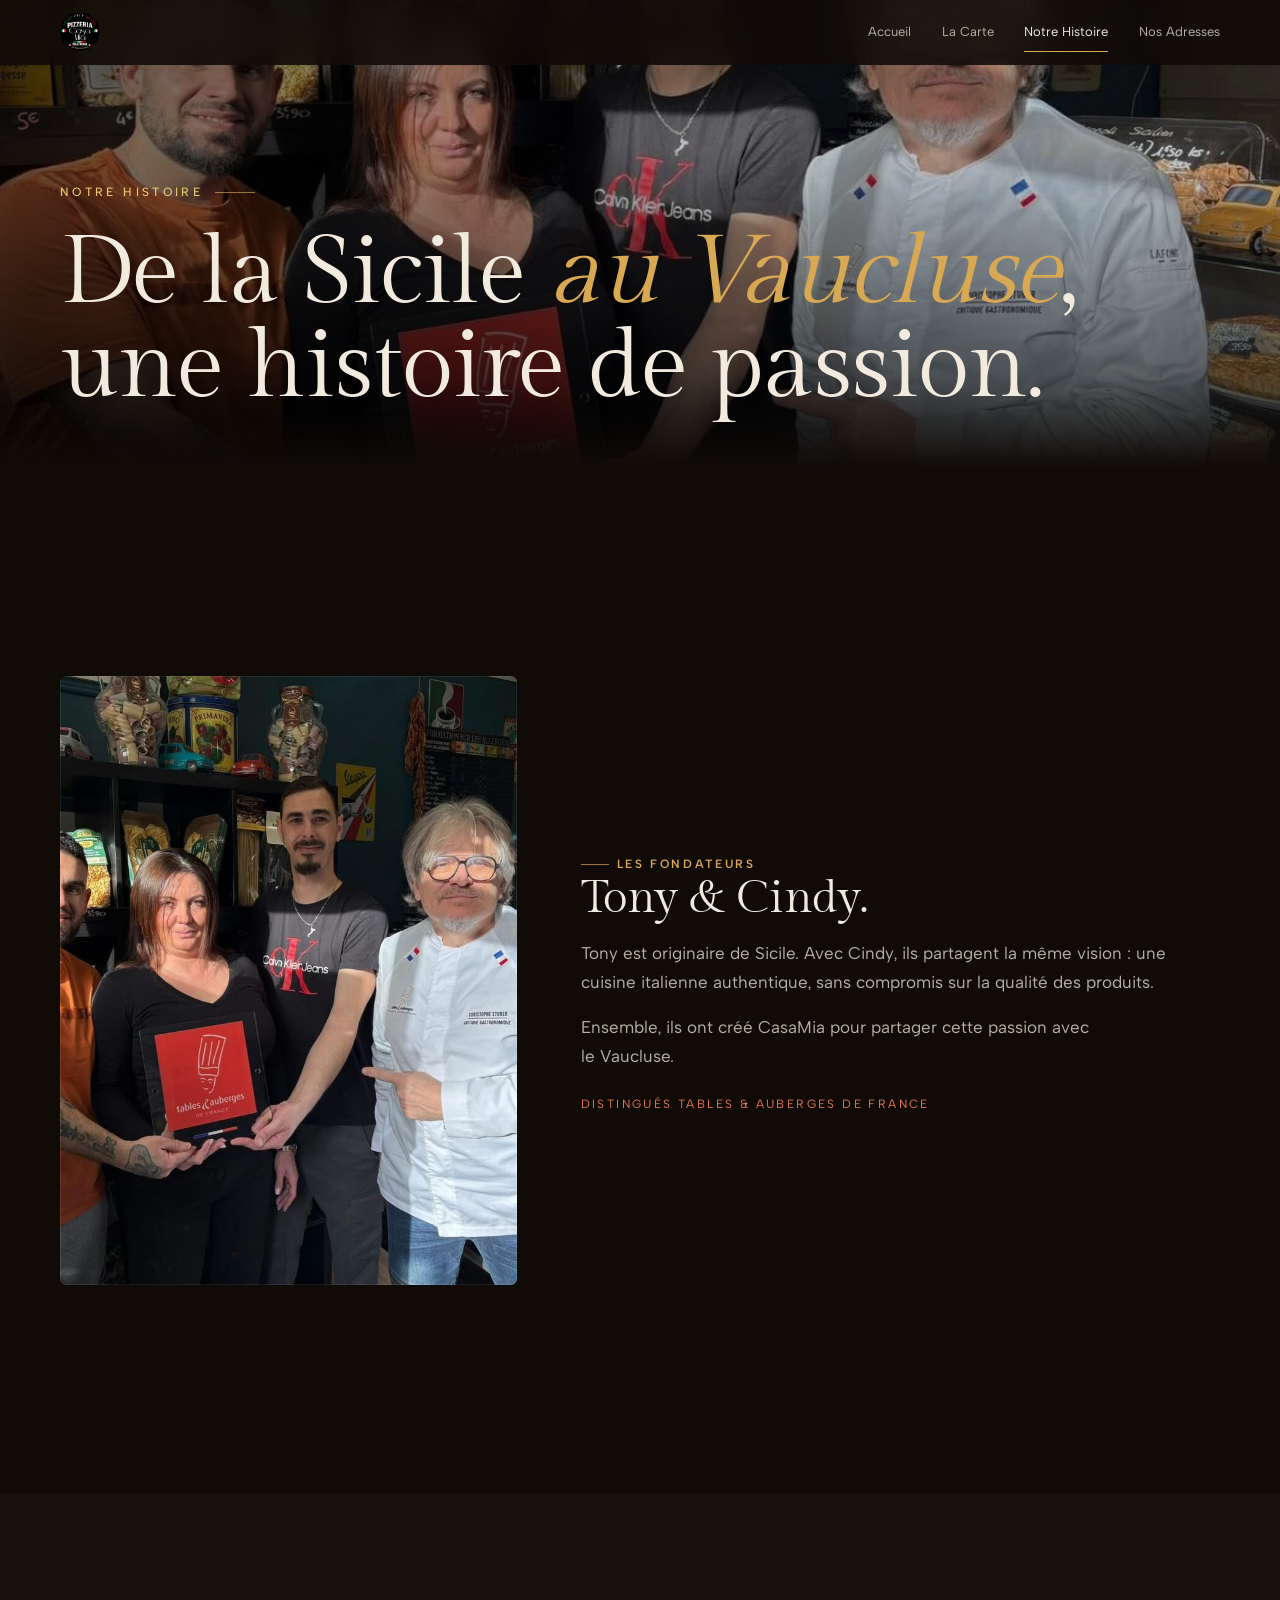
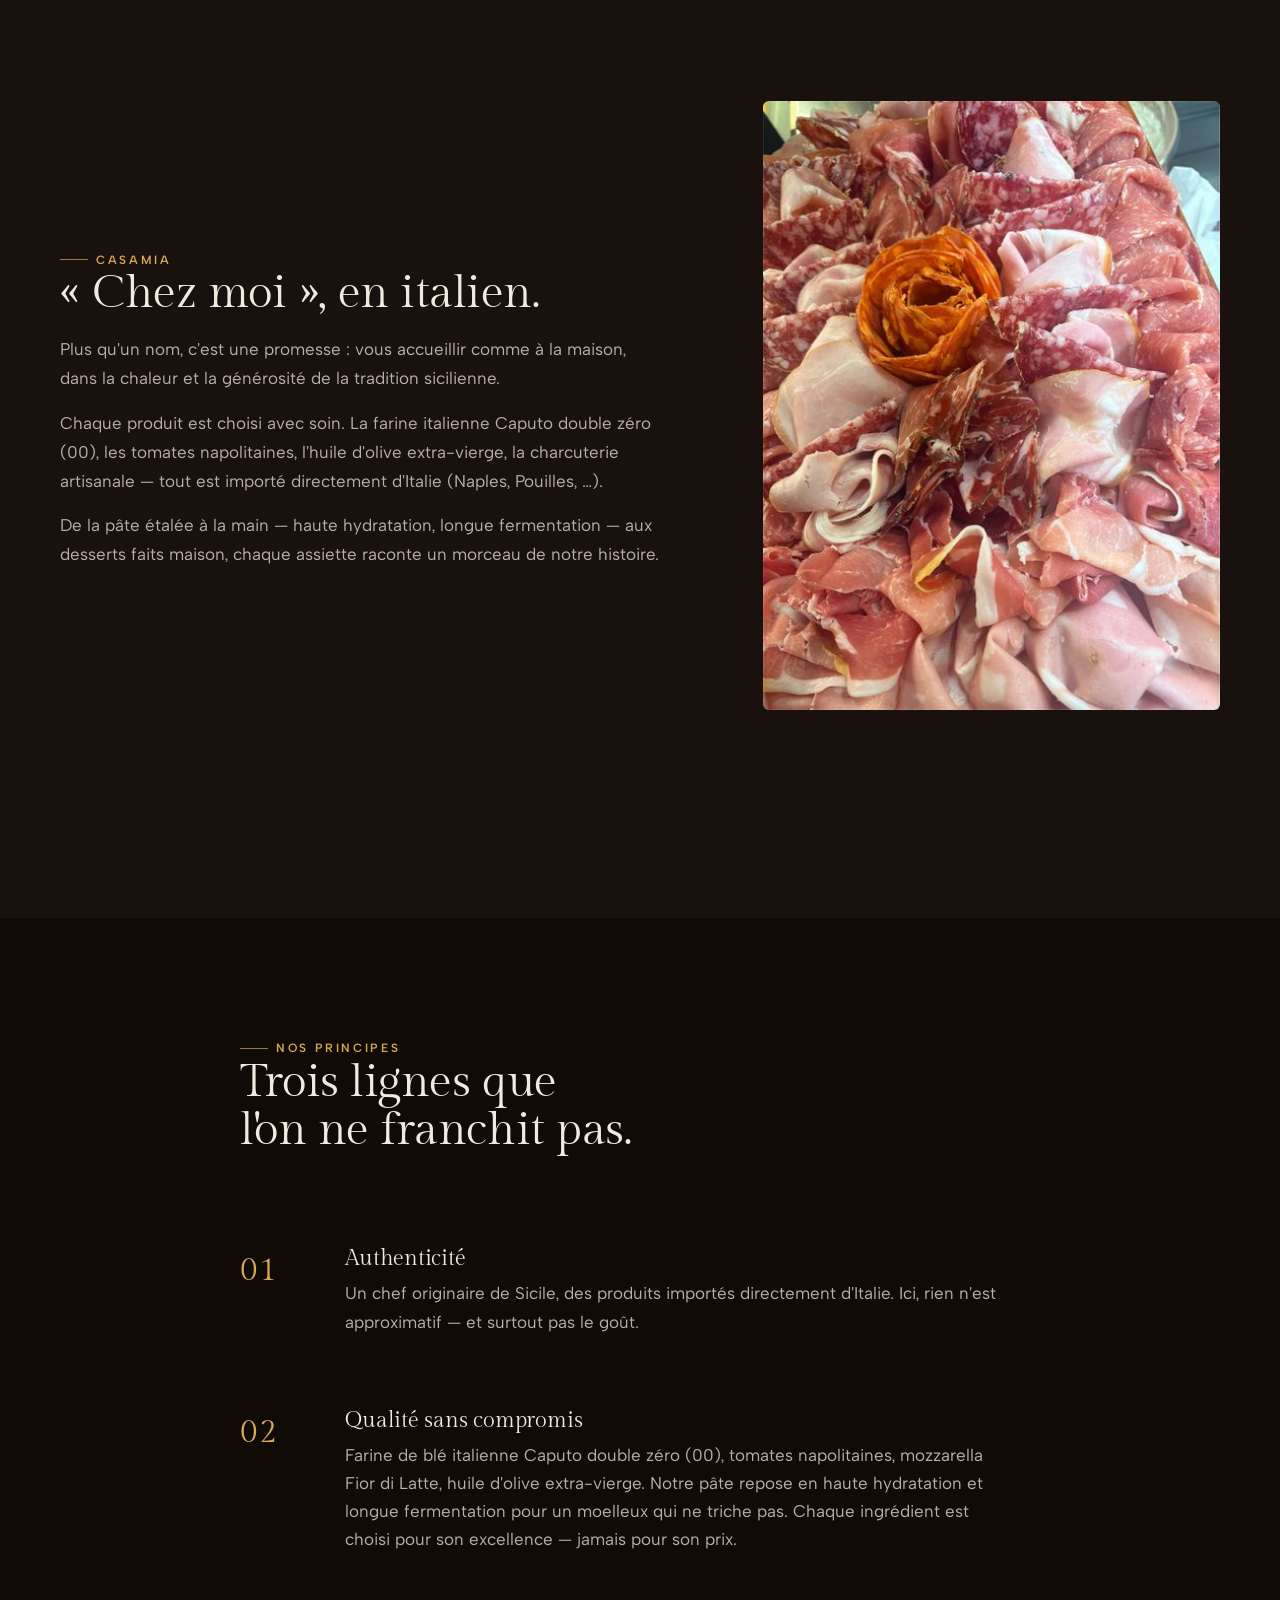
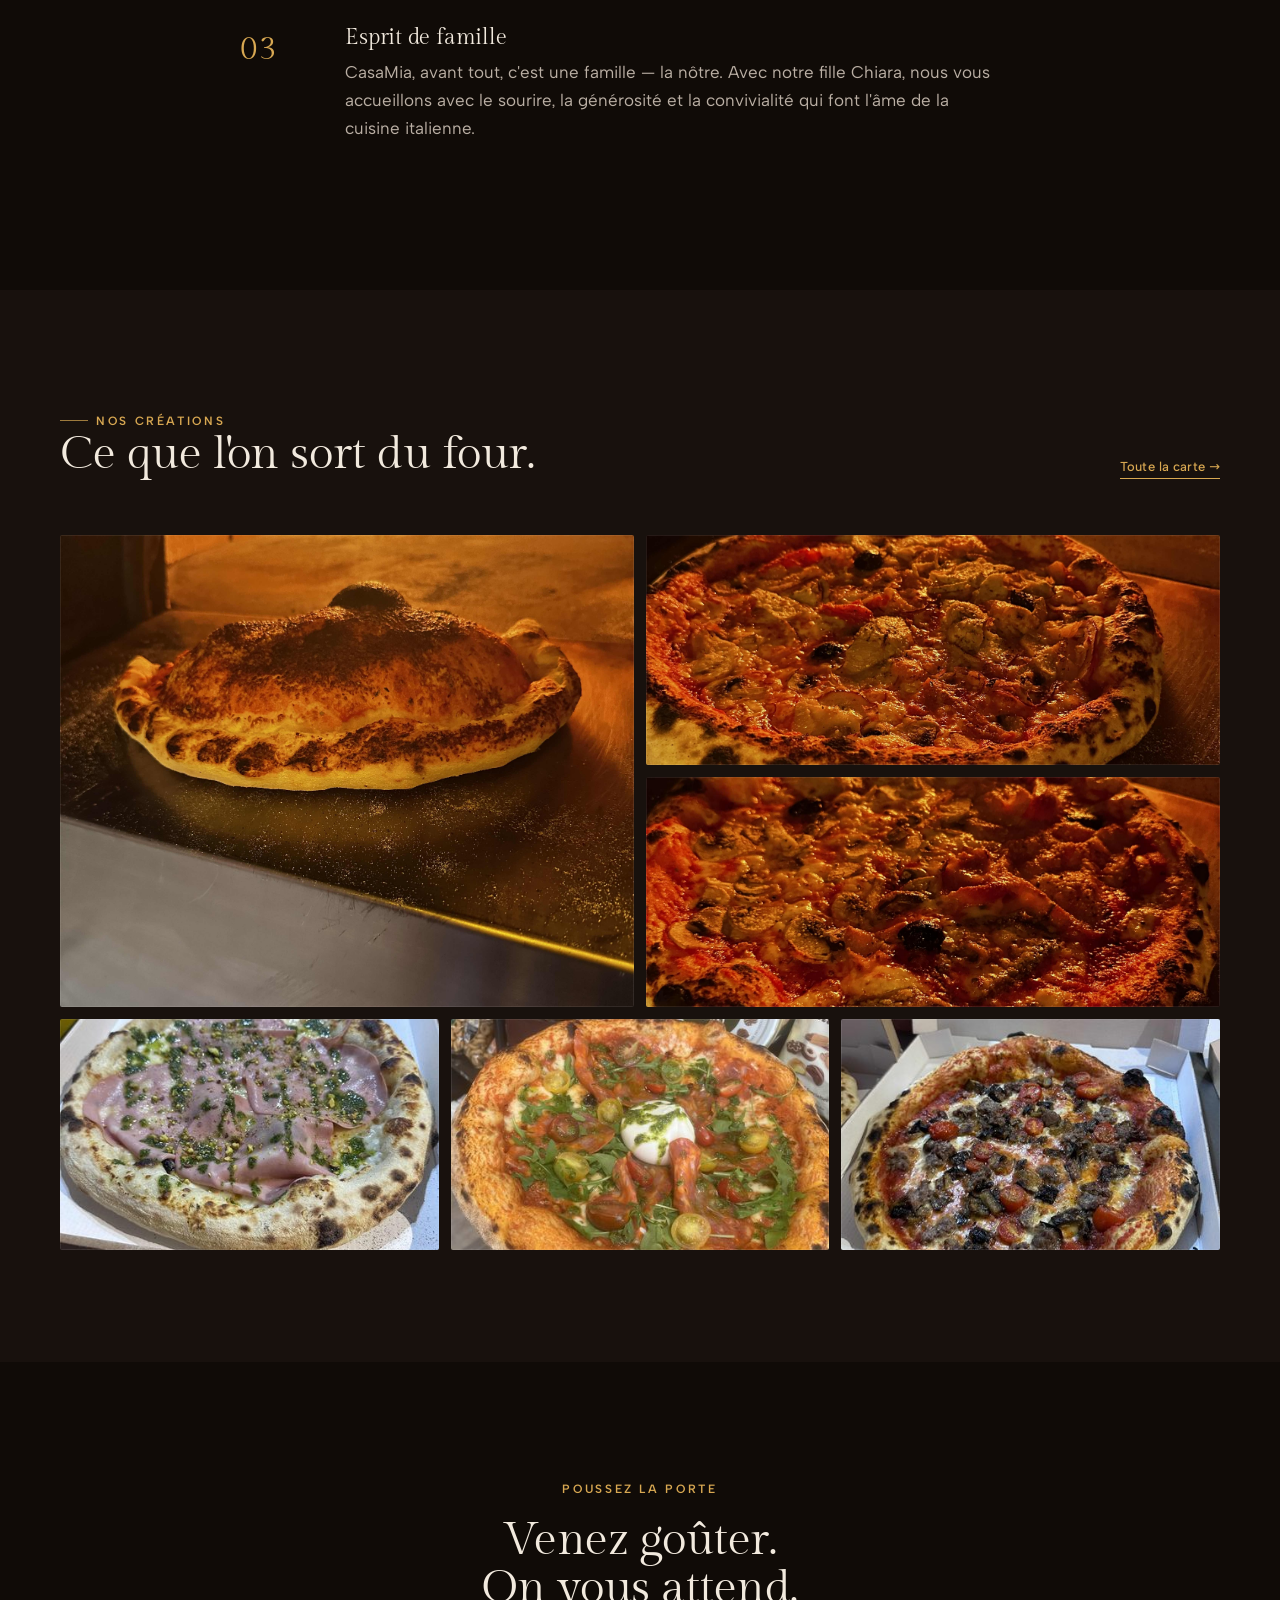
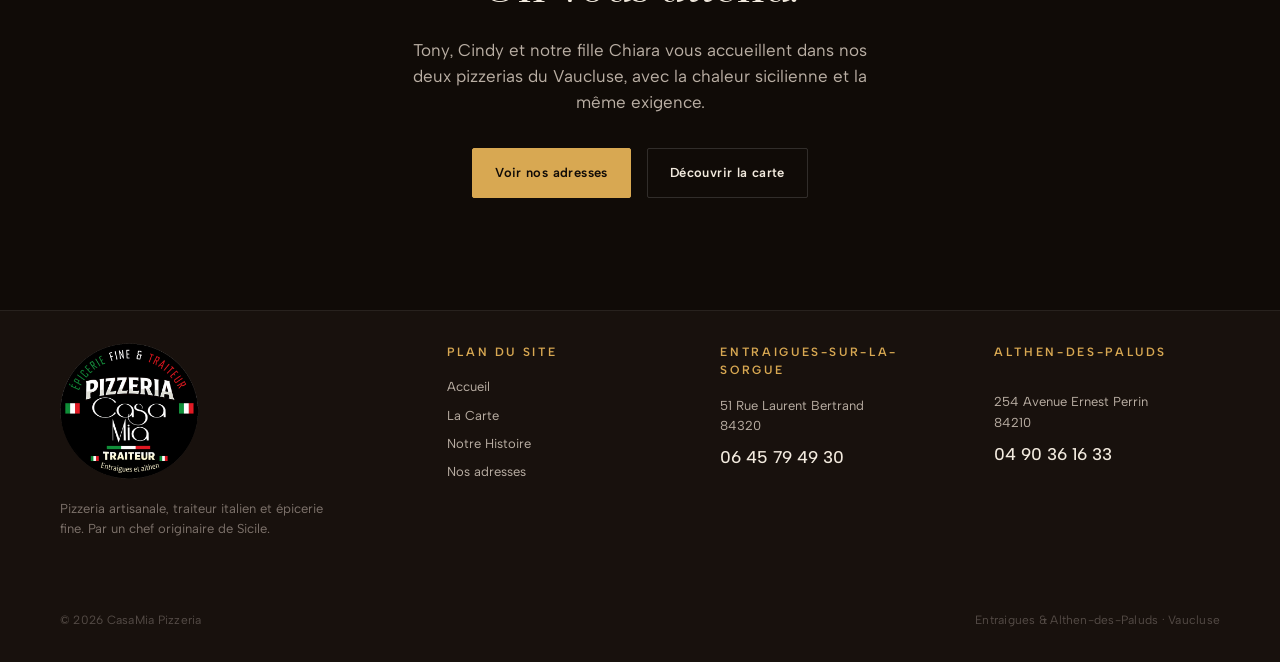
<file: frontend/histoire.html>
<!DOCTYPE html>
<html lang="fr">
<head>
  <meta charset="UTF-8">
  <meta name="viewport" content="width=device-width, initial-scale=1.0">
  <title>Notre Histoire — CasaMia Pizzeria artisanale sicilienne</title>
  <meta name="description" content="Tony et Cindy, un couple passionné, une cuisine sicilienne authentique au cœur du Vaucluse. Distingués Tables et Auberges de France.">
  <meta property="og:title" content="Notre Histoire — CasaMia Pizzeria">
  <meta property="og:description" content="De la Sicile au Vaucluse, découvrez l'histoire de Tony et Cindy, fondateurs de CasaMia.">
  <meta property="og:image" content="images/gerants-tables-auberges.jpg">
  <meta property="og:type" content="restaurant">
  <meta property="og:locale" content="fr_FR">
  <link rel="icon" type="image/png" href="images/logo-casamia.png">
  <link rel="preconnect" href="https://fonts.googleapis.com">
  <link rel="preconnect" href="https://fonts.gstatic.com" crossorigin>
  <link rel="stylesheet" href="css/style.css?v=10">
</head>
<body>

  <!-- Header -->
  <header class="header" id="header">
    <div class="header__inner">
      <a href="/" class="header__brand" aria-label="CasaMia — Accueil">
        <img src="images/logo-casamia.png" alt="">
      </a>
      <nav class="nav" id="nav" aria-label="Navigation principale">
        <a href="/" class="nav__link">Accueil</a>
        <a href="/menu" class="nav__link">La Carte</a>
        <a href="/histoire" class="nav__link nav__link--active">Notre Histoire</a>
        <a href="/#nos-adresses" class="nav__link">Nos Adresses</a>
      </nav>
      <button class="hamburger" id="hamburger" aria-label="Menu" aria-expanded="false">
        <span class="hamburger__line"></span>
        <span class="hamburger__line"></span>
        <span class="hamburger__line"></span>
      </button>
    </div>
  </header>
  <div class="nav-overlay" id="navOverlay"></div>

  <!-- Hero éditorial -->
  <section class="hero hero--short">
    <div class="hero__bg" style="background-image: url('images/gerants-tables-auberges.jpg');"></div>
    <div class="hero__veil"></div>
    <div class="hero__inner entrance">
      <span class="hero__kicker">Notre Histoire</span>
      <h1 class="hero__title">De la Sicile <em>au Vaucluse</em>, une histoire de passion.</h1>
    </div>
  </section>

  <!-- Story 1 — Tony & Cindy -->
  <section class="section">
    <div class="container">
      <div class="story">
        <div class="story__fig">
          <img src="images/gerants-tables-auberges.jpg" alt="Tony et Cindy, fondateurs de CasaMia, distingués Tables et Auberges de France" loading="lazy">
        </div>
        <div class="story__body">
          <span class="eyebrow">Les fondateurs</span>
          <h2>Tony &amp; Cindy.</h2>
          <p>Tony est originaire de Sicile. Avec Cindy, ils partagent la même vision : une cuisine italienne authentique, sans compromis sur la qualité des produits.</p>
          <p>Ensemble, ils ont créé CasaMia pour partager cette passion avec le Vaucluse.</p>
          <span class="story__tag">Distingués Tables &amp; Auberges de France</span>
        </div>
      </div>
    </div>
  </section>

  <!-- Story 2 — Chez moi -->
  <section class="section section--alt">
    <div class="container">
      <div class="story story--reverse">
        <div class="story__fig">
          <img src="images/planche-charcuterie-premium.jpg" alt="Planche de charcuterie artisanale italienne CasaMia" loading="lazy">
        </div>
        <div class="story__body">
          <span class="eyebrow">CasaMia</span>
          <h2>«&nbsp;Chez moi&nbsp;», en italien.</h2>
          <p>Plus qu'un nom, c'est une promesse : vous accueillir comme à la maison, dans la chaleur et la générosité de la tradition sicilienne.</p>
          <p>Chaque produit est choisi avec soin. La farine italienne Caputo double zéro (00), les tomates napolitaines, l'huile d'olive extra-vierge, la charcuterie artisanale — tout est importé directement d'Italie (Naples, Pouilles, …).</p>
          <p>De la pâte étalée à la main — haute hydratation, longue fermentation — aux desserts faits maison, chaque assiette raconte un morceau de notre histoire.</p>
        </div>
      </div>
    </div>
  </section>

  <!-- Principes (remplace value cards) -->
  <section class="section">
    <div class="container container--narrow">
      <header class="section__head">
        <div>
          <span class="eyebrow">Nos principes</span>
          <h2 class="section__title">Trois lignes que l'on ne franchit pas.</h2>
        </div>
      </header>

      <div class="principles">
        <article class="principle">
          <div class="principle__num">01</div>
          <div>
            <h3 class="principle__title">Authenticité</h3>
            <p class="principle__text">Un chef originaire de Sicile, des produits importés directement d'Italie. Ici, rien n'est approximatif — et surtout pas le goût.</p>
          </div>
        </article>

        <article class="principle">
          <div class="principle__num">02</div>
          <div>
            <h3 class="principle__title">Qualité sans compromis</h3>
            <p class="principle__text">Farine de blé italienne Caputo double zéro (00), tomates napolitaines, mozzarella Fior di Latte, huile d'olive extra-vierge. Notre pâte repose en haute hydratation et longue fermentation pour un moelleux qui ne triche pas. Chaque ingrédient est choisi pour son excellence — jamais pour son prix.</p>
          </div>
        </article>

        <article class="principle">
          <div class="principle__num">03</div>
          <div>
            <h3 class="principle__title">Esprit de famille</h3>
            <p class="principle__text">CasaMia, avant tout, c'est une famille — la nôtre. Avec notre fille Chiara, nous vous accueillons avec le sourire, la générosité et la convivialité qui font l'âme de la cuisine italienne.</p>
          </div>
        </article>
      </div>
    </div>
  </section>

  <!-- Galerie nos créations -->
  <section class="section section--alt">
    <div class="container">
      <header class="section__head">
        <div>
          <span class="eyebrow">Nos créations</span>
          <h2 class="section__title">Ce que l'on sort du four.</h2>
        </div>
        <a class="btn btn--link" href="/menu">Toute la carte &rarr;</a>
      </header>
      <div class="gallery">
        <div class="gallery__item gallery__item--half gallery__item--tall">
          <img src="images/hero-calzone-four.jpg" alt="Calzone doré dans le four en flammes" loading="lazy">
        </div>
        <div class="gallery__item gallery__item--half">
          <img src="images/hero-pizza-artichauts-four.jpg" alt="Pizza artichauts devant le four" loading="lazy">
        </div>
        <div class="gallery__item gallery__item--half">
          <img src="images/hero-pizza-champignons-jambon-four.jpg" alt="Pizza champignons jambon devant le four" loading="lazy">
        </div>
        <div class="gallery__item gallery__item--third">
          <img src="images/pizza-tartufo.jpg" alt="Pizza Tartufo" loading="lazy">
        </div>
        <div class="gallery__item gallery__item--third">
          <img src="images/pizza-burrata.jpg" alt="Pizza Burrata" loading="lazy">
        </div>
        <div class="gallery__item gallery__item--third">
          <img src="images/pizza-bresaola.jpg" alt="Pizza Bresaola" loading="lazy">
        </div>
      </div>
    </div>
  </section>

  <!-- Invitation finale -->
  <section class="section">
    <div class="container container--narrow" style="text-align:center;">
      <span class="eyebrow eyebrow--plain">Poussez la porte</span>
      <h2 class="section__title" style="margin: var(--s-sm) auto var(--s-md); max-width: 20ch;">Venez goûter. On vous attend.</h2>
      <p style="max-width: 48ch; margin: 0 auto var(--s-lg); color: var(--ink-2);">Tony, Cindy et notre fille Chiara vous accueillent dans nos deux pizzerias du Vaucluse, avec la chaleur sicilienne et la même exigence.</p>
      <div class="btn-group" style="justify-content:center;">
        <a href="/#nos-adresses" class="btn btn--primary">Voir nos adresses</a>
        <a href="/menu" class="btn btn--ghost">Découvrir la carte</a>
      </div>
    </div>
  </section>

  <!-- Footer -->
  <footer class="footer">
    <div class="container">
      <div class="footer__grid">
        <div class="footer__brand">
          <img src="images/logo-casamia.png" alt="CasaMia">
          <p>Pizzeria artisanale, traiteur italien et épicerie fine. Par un chef originaire de Sicile.</p>
        </div>
        <div>
          <div class="footer__title">Plan du site</div>
          <div class="footer__list">
            <a href="/" class="footer__link">Accueil</a>
            <a href="/menu" class="footer__link">La Carte</a>
            <a href="/histoire" class="footer__link">Notre Histoire</a>
            <a href="/#nos-adresses" class="footer__link">Nos adresses</a>
          </div>
        </div>
        <div>
          <div class="footer__title">Entraigues-sur-la-Sorgue</div>
          <p class="addr__street">51 Rue Laurent Bertrand<br>84320</p>
          <a href="tel:0645794930" class="footer__phone">06 45 79 49 30</a>
        </div>
        <div>
          <div class="footer__title">Althen-des-Paluds</div>
          <p class="addr__street">254 Avenue Ernest Perrin<br>84210</p>
          <a href="tel:0490361633" class="footer__phone">04 90 36 16 33</a>
        </div>
      </div>
      <div class="footer__bottom">
        <span>© 2026 CasaMia Pizzeria</span>
        <span>Entraigues &amp; Althen-des-Paluds · Vaucluse</span>
      </div>
    </div>
  </footer>

  <script src="js/config.js"></script>
  <script src="js/app.js"></script>
</body>
</html>
</file>
<file: frontend/css/style.css>
/* =============================================================
   CasaMia — Feuille de style refonte 2026
   Design : sombre / chaud / éditorial sicilien, zero AI slop
   Tokens : OKLCH, scale 4pt, échelle typo ratio 1.25
   ============================================================= */

/* ===== FONTS ===== */
@import url('https://fonts.googleapis.com/css2?family=Gilda+Display&family=Albert+Sans:wght@300;400;500;600;700&display=swap');

/* ===== TOKENS ===== */
:root {
  /* Surfaces — noir chaud teinté brun (jamais pur noir) */
  --surface-0: oklch(15.5% 0.012 60);
  --surface-1: oklch(18.5% 0.014 58);
  --surface-2: oklch(22%   0.014 55);
  --surface-3: oklch(27%   0.013 52);

  /* Encre — cream teinté chaud */
  --ink-1: oklch(94% 0.018 80);
  --ink-2: oklch(76% 0.020 70);
  --ink-3: oklch(56% 0.018 55);
  --ink-4: oklch(42% 0.015 50);

  /* Brand */
  --gold:        oklch(76% 0.118 80);
  --gold-hi:     oklch(84% 0.110 85);
  --gold-lo:     oklch(62% 0.100 75);
  --terracotta:  oklch(60% 0.145 35);
  --terracotta-hi: oklch(68% 0.140 38);
  --olive:       oklch(54% 0.075 115);

  /* Statuts */
  --status-open:   oklch(68% 0.140 145);
  --status-closed: oklch(60% 0.170 28);

  /* Hairlines */
  --rule:        oklch(100% 0 0 / .07);
  --rule-strong: oklch(100% 0 0 / .14);
  --rule-gold:   oklch(from var(--gold) l c h / .35);

  /* Spacing 4pt */
  --s-3xs: 4px;
  --s-2xs: 8px;
  --s-xs:  12px;
  --s-sm:  16px;
  --s-md:  24px;
  --s-lg:  32px;
  --s-xl:  48px;
  --s-2xl: 64px;
  --s-3xl: 96px;
  --s-4xl: 128px;

  /* Type — base 17px pour confort mobile */
  --text-xs:   0.75rem;
  --text-sm:   0.8125rem;
  --text-base: 1rem;
  --text-md:   1.0625rem;
  --text-lg:   clamp(1.125rem, 0.95rem + .6vw, 1.375rem);
  --text-xl:   clamp(1.375rem, 1rem + 1.4vw, 2rem);
  --text-2xl:  clamp(1.75rem, 1.1rem + 2.6vw, 2.875rem);
  --text-3xl:  clamp(2.25rem, 1rem + 4.5vw, 4.5rem);
  --text-4xl:  clamp(3rem, 1rem + 7vw, 6rem);

  /* Familles */
  --f-display: 'Gilda Display', 'Times New Roman', serif;
  --f-body:    'Albert Sans', system-ui, sans-serif;

  /* Radii */
  --r-sm: 2px;
  --r-md: 6px;
  --r-lg: 12px;
  --r-full: 999px;

  /* Shadows — hue-matched (brun chaud) */
  --sh-color: 30 35% 5%;
  --sh-1: 0 1px 2px hsl(var(--sh-color) / .35);
  --sh-2: 0 2px 4px hsl(var(--sh-color) / .3), 0 6px 12px hsl(var(--sh-color) / .22);
  --sh-3: 0 4px 8px hsl(var(--sh-color) / .28), 0 16px 32px hsl(var(--sh-color) / .18);
  --sh-4: 0 8px 16px hsl(var(--sh-color) / .22), 0 32px 64px hsl(var(--sh-color) / .14);

  /* Motion */
  --ease-out: cubic-bezier(.2,.8,.2,1);
  --ease-out-quart: cubic-bezier(.25,1,.5,1);
  --t-fast: .18s;
  --t-base: .28s;
  --t-slow: .5s;

  /* Layout */
  --container: 1240px;
  --container-narrow: 880px;
}

/* ===== RESET ===== */
*, *::before, *::after { box-sizing: border-box; margin: 0; padding: 0; }
html { scroll-behavior: smooth; -webkit-text-size-adjust: 100%; }
body {
  font-family: var(--f-body);
  font-size: var(--text-md);
  line-height: 1.55;
  color: var(--ink-1);
  background: var(--surface-0);
  -webkit-font-smoothing: antialiased;
  -moz-osx-font-smoothing: grayscale;
  text-rendering: optimizeLegibility;
  font-feature-settings: "kern", "ss01", "cv11";
  overflow-x: hidden;
  min-height: 100vh;
}
img, svg, video { display: block; max-width: 100%; height: auto; }
/* Subtle image outline — only on content photos, not on transparent logos */
.gallery__item img,
.traiteur-item__fig img,
.story__fig img,
.item-sheet__media img,
.news__figure img,
.menu-item__img:not(.menu-item__img--ph),
.admin-table img {
  outline: 1px solid rgba(255, 255, 255, 0.08);
  outline-offset: -1px;
}
button { cursor: pointer; font: inherit; color: inherit; background: none; border: 0; }
a { color: inherit; text-decoration: none; }
input, select, textarea { font: inherit; color: inherit; }

/* ===== UTIL ===== */
.container { max-width: var(--container); margin-inline: auto; padding-inline: clamp(20px, 4vw, 40px); }
.container--narrow { max-width: var(--container-narrow); }
.sr-only { position: absolute; width: 1px; height: 1px; padding: 0; margin: -1px; overflow: hidden; clip: rect(0,0,0,0); white-space: nowrap; border: 0; }
.flow > * + * { margin-top: var(--s-sm); }

/* ===== TYPOGRAPHY ===== */
.display,
h1, h2, h3 { font-family: var(--f-display); font-weight: 400; letter-spacing: -0.01em; line-height: 1.08; color: var(--ink-1); }
h1 { font-size: var(--text-3xl); }
h2 { font-size: var(--text-2xl); }
h3 { font-size: var(--text-xl); line-height: 1.15; }
h4, h5, h6 { font-family: var(--f-body); font-weight: 600; letter-spacing: -0.005em; line-height: 1.2; }
h4 { font-size: var(--text-lg); }
p  { max-width: 70ch; text-wrap: pretty; }

/* Eyebrow — l'étiquette éditoriale (remplace le "decorative-line" gold slop) */
.eyebrow {
  font-family: var(--f-body);
  font-size: var(--text-xs);
  font-weight: 600;
  letter-spacing: 0.22em;
  text-transform: uppercase;
  color: var(--gold);
  display: inline-flex;
  align-items: center;
  gap: var(--s-2xs);
}
.eyebrow::before {
  content: "";
  width: 28px;
  height: 1px;
  background: currentColor;
  opacity: .7;
}
.eyebrow--plain::before { display: none; }

/* Italic accent pour certains titres (italiana feel) */
.in-italic { font-style: italic; color: var(--gold); }

/* Numéros éditoriaux (01, 02, 03) — remplace les icônes génériques au-dessus des h3 */
.num {
  font-family: var(--f-display);
  font-size: var(--text-lg);
  color: var(--gold);
  letter-spacing: 0.02em;
  font-variant-numeric: tabular-nums lining-nums;
}

/* Prix tabulaires */
.price, .mono-num {
  font-variant-numeric: tabular-nums lining-nums;
  font-feature-settings: "tnum" 1, "lnum" 1;
}

/* ===== HEADER ===== */
.header {
  position: fixed; inset: 0 0 auto 0; z-index: 80;
  display: flex; align-items: center;
  padding-block: var(--s-xs);
  background: color-mix(in oklab, var(--surface-0) 88%, transparent);
  backdrop-filter: blur(16px) saturate(1.2);
  -webkit-backdrop-filter: blur(16px) saturate(1.2);
  border-bottom: 1px solid transparent;
  transition: border-color var(--t-base), background var(--t-base);
}
.header--scrolled { border-bottom-color: var(--rule); }
.header__inner {
  width: 100%; max-width: var(--container);
  margin-inline: auto; padding-inline: clamp(20px, 4vw, 40px);
  display: flex; align-items: center; justify-content: space-between; gap: var(--s-md);
}
.header__brand { display: flex; align-items: center; gap: var(--s-xs); }
.header__brand img { height: 40px; width: auto; }
.header__wordmark {
  font-family: var(--f-display); font-size: 1.2rem; line-height: 1;
  color: var(--ink-1); letter-spacing: -0.01em;
  display: none;
}
.nav {
  display: flex; align-items: center; gap: clamp(18px, 2.4vw, 32px);
}
.nav__link {
  font-size: var(--text-sm); color: var(--ink-2);
  padding: var(--s-2xs) 0;
  position: relative;
  transition: color var(--t-fast);
}
.nav__link:hover { color: var(--ink-1); }
.nav__link--active { color: var(--ink-1); }
.nav__link--active::after {
  content: ""; position: absolute; left: 0; right: 0; bottom: -2px;
  height: 1px; background: var(--gold);
}
.hamburger {
  display: none;
  width: 40px; height: 40px;
  align-items: center; justify-content: center;
  color: var(--ink-1);
  transition: transform var(--t-fast);
}
.hamburger:active { transform: scale(0.96); }
.hamburger__line {
  display: block; width: 22px; height: 1.5px;
  background: currentColor;
  transition: transform var(--t-base) var(--ease-out), opacity var(--t-fast);
  position: absolute;
}
.hamburger__line:nth-child(1) { transform: translateY(-6px); }
.hamburger__line:nth-child(3) { transform: translateY( 6px); }
.hamburger.active .hamburger__line:nth-child(1) { transform: translateY(0) rotate(45deg); }
.hamburger.active .hamburger__line:nth-child(2) { opacity: 0; }
.hamburger.active .hamburger__line:nth-child(3) { transform: translateY(0) rotate(-45deg); }

.nav-overlay {
  position: fixed;
  top: 0; right: 0; bottom: 0; left: 0;
  z-index: 70;
  background: rgba(0, 0, 0, .62);
  background: oklch(0% 0 0 / .62);
  opacity: 0; pointer-events: none;
  transition: opacity var(--t-base);
}
.nav-overlay.active { opacity: 1; pointer-events: auto; }

/* ===== HERO ===== */
.hero {
  position: relative;
  min-height: calc(100svh - 64px); /* header + peek, laisse deviner qu'on peut scroller */
  display: grid; align-items: end;
  overflow: hidden;
  isolation: isolate;
}
.hero--short { min-height: 52svh; }
.hero__bg {
  position: absolute; inset: 0; z-index: -2;
  background-size: cover; background-position: center;
  transform: scale(1.04);
  filter: saturate(.95);
}
.hero__veil {
  position: absolute; inset: 0; z-index: -1;
  background:
    linear-gradient(180deg, oklch(0% 0 0 / .25) 0%, oklch(0% 0 0 / .10) 30%, oklch(0% 0 0 / .60) 80%, var(--surface-0) 100%),
    linear-gradient(100deg, oklch(0% 0 0 / .55) 0%, oklch(0% 0 0 / .10) 55%, transparent 100%);
}
.hero__inner {
  width: 100%; max-width: var(--container);
  margin-inline: auto;
  padding: clamp(120px, 16vh, 180px) clamp(20px, 4vw, 40px) clamp(36px, 6vh, 72px);
  display: grid; gap: var(--s-md);
}
.hero__head {
  display: grid;
  grid-template-columns: auto 1fr;
  align-items: center;
  gap: clamp(16px, 2.5vw, 32px);
  margin-bottom: var(--s-xs);
}
.hero__head-text { display: flex; flex-direction: column; gap: var(--s-xs); min-width: 0; }
@media (max-width: 600px) {
  .hero__head { grid-template-columns: 1fr; justify-items: start; }
}
.hero__logo {
  width: clamp(160px, 16vw, 240px);
  height: auto;
  filter: drop-shadow(0 4px 24px oklch(0% 0 0 / .5));
}
.hero__kicker {
  display: inline-flex; align-items: center; gap: var(--s-xs);
  color: var(--gold-hi);
  font-size: var(--text-xs);
  letter-spacing: 0.28em;
  text-transform: uppercase;
  font-weight: 500;
}
.hero__kicker::after {
  content: ""; width: 40px; height: 1px; background: currentColor; opacity: .55;
}
.hero__title {
  font-family: var(--f-display);
  font-size: var(--text-4xl);
  line-height: 0.98;
  max-width: 20ch;
  color: var(--ink-1);
  text-wrap: balance;
}
.hero__title em {
  font-style: italic;
  color: var(--gold);
  font-weight: 400;
}
.hero__lede {
  font-size: var(--text-md);
  color: var(--ink-2);
  max-width: 44ch;
  line-height: 1.55;
  text-wrap: pretty;
}
.hero__actions {
  display: flex; flex-wrap: wrap; align-items: center; gap: var(--s-sm) var(--s-md);
  margin-top: var(--s-xs);
}
.hero__meta {
  display: flex; flex-wrap: wrap; align-items: center;
  gap: var(--s-md);
  margin-top: var(--s-2xs);
  color: var(--ink-2);
  font-size: var(--text-sm);
}
.hero__meta-item { display: inline-flex; align-items: center; gap: var(--s-2xs); }
.hero__meta-sep { opacity: .3; }

/* Status — indicateur ouvert/fermé éditorial, pas de glow néon */
.status {
  display: inline-flex; align-items: center; gap: var(--s-2xs);
  font-size: var(--text-sm);
  color: var(--ink-1);
}
.status__dot {
  width: 7px; height: 7px; border-radius: 50%;
  background: var(--ink-3);
  position: relative;
}
.status--open .status__dot { background: var(--status-open); }
.status--open .status__dot::after {
  content: ""; position: absolute; inset: -3px;
  border-radius: 50%;
  border: 1px solid var(--status-open);
  opacity: .35;
  animation: statusPulse 2.4s var(--ease-out) infinite;
}
.status--closed .status__dot { background: var(--status-closed); }
.status--vacation .status__dot { background: var(--terracotta, oklch(60% 0.145 35)); }
.status--vacation .status__note { color: var(--terracotta-hi, oklch(68% 0.140 38)); }
.status__label { font-weight: 500; }
.status__note { color: var(--ink-2); }
@keyframes statusPulse {
  0%   { transform: scale(.9); opacity: .4; }
  70%  { transform: scale(1.7); opacity: 0; }
  100% { transform: scale(1.7); opacity: 0; }
}
@media (prefers-reduced-motion: reduce) {
  .status--open .status__dot::after { animation: none; }
}

/* Rating éditorial — sans glassmorphism */
.rating {
  display: inline-flex; align-items: baseline; gap: var(--s-2xs);
  font-size: var(--text-sm);
  color: var(--ink-2);
}
.rating__stars { color: var(--gold); letter-spacing: 1px; }
.rating__score {
  color: var(--ink-1);
  font-weight: 600;
  font-variant-numeric: tabular-nums;
}

/* ===== BUTTONS ===== */
.btn {
  display: inline-flex; align-items: center; justify-content: center; gap: var(--s-2xs);
  padding: 14px 22px;
  font-family: var(--f-body);
  font-size: var(--text-sm);
  font-weight: 600;
  letter-spacing: 0.03em;
  border-radius: var(--r-sm);
  transition: transform var(--t-fast) var(--ease-out), background var(--t-fast), color var(--t-fast), border-color var(--t-fast);
  white-space: nowrap;
  border: 1px solid transparent;
}
.btn:active { transform: scale(0.96); }

.btn--primary {
  background: var(--gold);
  color: var(--surface-0);
  border-color: var(--gold);
}
.btn--primary:hover {
  background: var(--gold-hi);
  border-color: var(--gold-hi);
}

.btn--ghost {
  background: transparent;
  color: var(--ink-1);
  border-color: var(--rule-strong);
}
.btn--ghost:hover {
  border-color: var(--gold);
  color: var(--gold);
}

.btn--link {
  padding: 0;
  color: var(--gold);
  border: 0;
  border-bottom: 1px solid currentColor;
  border-radius: 0;
  letter-spacing: 0.01em;
  text-transform: none;
  font-weight: 500;
  background: none;
}
.btn--link:hover { color: var(--gold-hi); }

.btn--lg { padding: 16px 28px; font-size: var(--text-base); }
.btn--sm { padding: 10px 16px; font-size: var(--text-xs); }

.btn-group { display: inline-flex; flex-wrap: wrap; gap: var(--s-sm); }

/* Icone interne au btn */
.btn svg { width: 16px; height: 16px; }

/* ===== PHONE POPOVER / BOTTOMSHEET UNIFIÉ ===== */
.phone-sheet {
  position: fixed; z-index: 210;
  background: var(--surface-2);
  border: 1px solid var(--rule-strong);
  box-shadow: var(--sh-4);
  opacity: 0; pointer-events: none;
  transition: opacity var(--t-base) var(--ease-out), transform var(--t-base) var(--ease-out);
}
.phone-sheet[aria-hidden="false"] { opacity: 1; pointer-events: auto; }

/* Desktop — centre popover */
@media (min-width: 641px) {
  .phone-sheet {
    top: 50%; left: 50%;
    transform: translate(-50%, -50%) scale(.97);
    min-width: 380px; max-width: 440px;
    border-radius: var(--r-lg);
  }
  .phone-sheet[aria-hidden="false"] { transform: translate(-50%, -50%) scale(1); }
}
/* Mobile — bottom sheet */
@media (max-width: 640px) {
  .phone-sheet {
    left: 0; right: 0; bottom: 0;
    transform: translateY(100%);
    border-radius: 20px 20px 0 0;
    border-bottom: 0;
  }
  .phone-sheet[aria-hidden="false"] { transform: translateY(0); }
}
.phone-sheet__head {
  padding: var(--s-md);
  border-bottom: 1px solid var(--rule);
  display: flex; align-items: center; justify-content: space-between;
}
.phone-sheet__title {
  font-family: var(--f-display);
  font-size: var(--text-lg);
}
.phone-sheet__close {
  width: 32px; height: 32px; display: grid; place-items: center;
  color: var(--ink-2); font-size: 1.5rem; line-height: 1;
  position: relative;
  transition: color var(--t-fast);
}
.phone-sheet__close::before {
  content: ""; position: absolute; inset: -4px;
}
.phone-sheet__close:hover { color: var(--ink-1); }
.phone-sheet__close:active { transform: scale(0.96); }
.phone-sheet__list { padding: var(--s-2xs) 0; }
.phone-sheet__item {
  display: grid; grid-template-columns: 1fr auto; align-items: center; gap: var(--s-sm);
  padding: var(--s-sm) var(--s-md);
  border-top: 1px solid var(--rule);
}
.phone-sheet__item:first-child { border-top: 0; }
.phone-sheet__loc {
  font-family: var(--f-display);
  font-size: var(--text-md);
  color: var(--ink-1);
}
.phone-sheet__addr {
  font-size: var(--text-xs);
  color: var(--ink-3);
  margin-top: 2px;
}
.phone-sheet__number {
  font-family: var(--f-body);
  font-size: var(--text-base);
  font-weight: 600;
  color: var(--gold);
  font-variant-numeric: tabular-nums;
  letter-spacing: 0.02em;
  padding: var(--s-2xs) var(--s-sm);
  border: 1px solid var(--rule-strong);
  border-radius: var(--r-sm);
  transition: border-color var(--t-fast), background var(--t-fast), color var(--t-fast);
}
.phone-sheet__number:hover {
  background: var(--gold);
  color: var(--surface-0);
  border-color: var(--gold);
}
.phone-sheet__number:active { transform: scale(0.96); }

.phone-backdrop {
  position: fixed; inset: 0; z-index: 200;
  background: oklch(0% 0 0 / .55);
  opacity: 0; pointer-events: none;
  transition: opacity var(--t-base);
}
.phone-backdrop[aria-hidden="false"] { opacity: 1; pointer-events: auto; }

/* ===== SECTIONS ===== */
.section {
  padding-block: clamp(56px, 9vw, 112px);
}
.section--tight { padding-block: clamp(40px, 6vw, 72px); }
.section--alt {
  background: var(--surface-1);
}

.section__head {
  display: grid;
  grid-template-columns: minmax(0, 1fr) auto;
  align-items: end;
  gap: var(--s-md) var(--s-xl);
  margin-bottom: clamp(32px, 5vw, 56px);
}
.section__head > :only-child { grid-column: 1 / -1; }
.section__title {
  font-family: var(--f-display);
  font-size: var(--text-2xl);
  line-height: 1.05;
  max-width: 22ch;
  text-wrap: balance;
}
.section__lede {
  max-width: 40ch;
  color: var(--ink-2);
  font-size: var(--text-md);
  justify-self: end;
  text-wrap: pretty;
}
@media (max-width: 720px) {
  .section__head { grid-template-columns: 1fr; }
  .section__lede { justify-self: start; }
}

/* ===== NEWS ===== */
.news {
  display: grid;
  gap: var(--s-xl);
}
.news__item {
  display: grid;
  grid-template-columns: auto minmax(0, 1fr);
  gap: var(--s-xl);
  align-items: center;
}
.news__item:nth-child(even) {
  grid-template-columns: minmax(0, 1fr) auto;
}
.news__item:nth-child(even) .news__figure { order: 2; }
.news__figure {
  display: block;
  border-radius: var(--r-md);
  overflow: hidden;
  line-height: 0;
}
.news__figure img {
  max-width: 100%;
  max-height: 70vh;
  width: auto;
  height: auto;
  display: block;
}
.news__title {
  font-family: var(--f-display);
  font-size: var(--text-xl);
  line-height: 1.15;
  margin-bottom: var(--s-xs);
  text-wrap: balance;
}
.news__text {
  color: var(--ink-2);
  line-height: 1.6;
  text-wrap: pretty;
}
@media (max-width: 720px) {
  .news__item, .news__item:nth-child(even) { grid-template-columns: 1fr; gap: var(--s-md); }
  .news__item:nth-child(even) .news__figure { order: 0; }
}

/* ===== ADRESSES — tableau éditorial, pas 2 cards identiques ===== */
.addresses {
  display: grid;
  grid-template-columns: 1fr 1fr;
  gap: 0;
  border: 1px solid var(--rule);
  background: var(--surface-1);
}
.addr {
  padding: clamp(24px, 4vw, 40px);
  display: flex; flex-direction: column;
  gap: var(--s-md);
  position: relative;
}
.addr + .addr { border-left: 1px solid var(--rule); }
.addr__label {
  font-family: var(--f-body);
  font-size: var(--text-xs);
  font-weight: 600;
  letter-spacing: 0.22em;
  text-transform: uppercase;
  color: var(--gold);
}
.addr__name {
  font-family: var(--f-display);
  font-size: var(--text-xl);
  line-height: 1.1;
}
.addr__services {
  display: flex;
  flex-wrap: wrap;
  gap: 6px;
  margin-top: calc(-1 * var(--s-sm));
}
.service-badge {
  font-family: var(--f-body);
  font-size: 11px;
  font-weight: 500;
  letter-spacing: 0.14em;
  text-transform: uppercase;
  color: var(--ink-2);
  padding: 4px 10px;
  border: 1px solid var(--rule);
  border-radius: 999px;
  background: transparent;
  line-height: 1.4;
}
.service-badge:first-child {
  color: var(--gold);
  border-color: var(--rule-gold);
}
.addr__street {
  color: var(--ink-2);
  font-size: var(--text-sm);
  line-height: 1.55;
}
.addr__phone {
  display: inline-flex; align-items: center; gap: var(--s-2xs);
  font-family: var(--f-body);
  font-size: var(--text-lg);
  font-weight: 500;
  color: var(--ink-1);
  font-variant-numeric: tabular-nums;
  letter-spacing: 0.02em;
  border-bottom: 1px solid var(--rule-gold);
  padding-bottom: 2px;
  align-self: flex-start;
  transition: color var(--t-fast), border-color var(--t-fast);
}
.addr__phone:hover { color: var(--gold); border-color: var(--gold); }

.addr__closure {
  display: flex; flex-direction: column;
  gap: 2px;
  padding: var(--s-xs) var(--s-sm);
  margin-bottom: var(--s-sm);
  border-left: 2px solid var(--terracotta, oklch(60% 0.145 35));
  background: oklch(60% 0.145 35 / .08);
  border-radius: 0 var(--r-md) var(--r-md) 0;
  font-size: var(--text-sm);
  line-height: 1.45;
}
.addr__closure--active {
  border-left-color: var(--status-closed);
  background: oklch(60% 0.170 28 / .08);
}
.addr__closure-title {
  font-weight: 600;
  color: var(--ink-1);
  font-size: var(--text-sm);
  letter-spacing: 0.02em;
}
.addr__closure-dates { color: var(--ink-2); font-size: var(--text-xs); }
.addr__closure-msg {
  color: var(--ink-1);
  font-size: var(--text-sm);
  margin-top: 4px;
}

.hours {
  display: grid;
  grid-template-columns: auto 1fr;
  column-gap: var(--s-md);
  row-gap: 2px;
  font-size: var(--text-sm);
  margin-top: auto;
}
.hours__day {
  font-weight: 500;
  color: var(--ink-2);
}
.hours__value {
  color: var(--ink-1);
  font-variant-numeric: tabular-nums;
  text-align: right;
}
.hours__value--closed {
  color: var(--ink-4);
  font-style: italic;
}
.hours__row--today {
  color: var(--gold);
}
.hours__row--today .hours__day,
.hours__row--today .hours__value { color: var(--gold); font-weight: 600; }

@media (max-width: 720px) {
  .addresses { grid-template-columns: 1fr; }
  .addr + .addr { border-left: 0; border-top: 1px solid var(--rule); }
}

/* ===== MENU (carte + traiteur) ===== */
.menu-tabs {
  display: flex;
  gap: var(--s-lg);
  border-bottom: 1px solid var(--rule);
  margin-bottom: var(--s-xl);
}
.menu-tab {
  font-family: var(--f-display);
  font-size: var(--text-lg);
  color: var(--ink-3);
  padding: var(--s-sm) 0;
  position: relative;
  transition: color var(--t-fast);
}
.menu-tab:hover { color: var(--ink-1); }
.menu-tab:active { transform: scale(0.96); }
.menu-tab.active { color: var(--ink-1); }
.menu-tab.active::after {
  content: ""; position: absolute; left: 0; right: 0; bottom: -1px;
  height: 2px; background: var(--gold);
}

.menu-category { margin-bottom: var(--s-3xl); }
.menu-category__head {
  display: flex; align-items: baseline; justify-content: space-between; flex-wrap: wrap;
  gap: var(--s-sm);
  margin-bottom: var(--s-md);
}
.menu-category__name {
  font-family: var(--f-display);
  font-size: var(--text-xl);
  letter-spacing: -0.005em;
  text-wrap: balance;
}
.menu-category__index {
  font-family: var(--f-body);
  font-size: var(--text-xs);
  letter-spacing: 0.24em;
  text-transform: uppercase;
  color: var(--gold);
}

.menu-notice {
  font-style: italic;
  color: var(--ink-2);
  font-size: var(--text-sm);
  margin-block: var(--s-md) var(--s-xl);
  max-width: 65ch;
  text-wrap: pretty;
}

.menu-list {
  display: grid;
  grid-template-columns: repeat(auto-fill, minmax(min(440px, 100%), 1fr));
  column-gap: clamp(24px, 4vw, 56px);
  row-gap: 0;
}
.menu-item {
  display: grid;
  grid-template-columns: auto minmax(0, 1fr) auto auto;
  align-items: center;
  column-gap: var(--s-sm);
  padding: var(--s-xs) var(--s-2xs);
  border-top: 1px solid var(--rule);
  transition: background var(--t-fast);
}
.menu-item:last-child { border-bottom: 1px solid var(--rule); }
.menu-item--clickable:hover,
.menu-item--clickable:focus-visible {
  background: color-mix(in oklab, var(--gold) 8%, transparent);
  outline: none;
}
.menu-item__img {
  width: 56px; height: 56px;
  object-fit: cover;
  border-radius: var(--r-sm);
  flex-shrink: 0;
}
.menu-item__img--ph {
  background: color-mix(in oklab, var(--surface-2) 80%, var(--gold) 4%);
  display: grid; place-items: center;
  color: var(--ink-3);
  border: 1px solid var(--rule);
}
.menu-item__img--ph svg {
  width: 26px; height: 26px;
  stroke: currentColor;
  fill: none;
  stroke-width: 1.5;
  stroke-linecap: round;
  stroke-linejoin: round;
}
.traiteur-item__fig--ph {
  display: grid; place-items: center;
  color: var(--gold);
  background: color-mix(in oklab, var(--surface-2) 88%, var(--gold) 6%);
  border: 1px solid var(--rule);
}
.traiteur-item__fig--ph svg {
  width: 56px; height: 56px;
  stroke: currentColor;
  fill: none;
  stroke-width: 1.2;
  stroke-linecap: round;
  stroke-linejoin: round;
  opacity: .5;
}
.menu-item__body { min-width: 0; }
.menu-item__name {
  font-family: var(--f-body);
  font-size: var(--text-md);
  font-weight: 500;
  color: var(--ink-1);
  display: flex; align-items: center; gap: var(--s-2xs); flex-wrap: wrap;
  line-height: 1.25;
}
.menu-item__desc {
  font-size: var(--text-sm);
  color: var(--ink-3);
  margin-top: 2px;
  line-height: 1.4;
}
.menu-item__price {
  font-family: var(--f-body);
  font-size: var(--text-md);
  font-weight: 600;
  color: var(--gold);
  font-variant-numeric: tabular-nums;
  letter-spacing: 0.01em;
  white-space: nowrap;
}
.menu-item--clickable { cursor: pointer; }
.menu-item--clickable:hover .menu-item__add,
.menu-item--clickable:focus-visible .menu-item__add {
  background: var(--gold); color: var(--surface-0); border-color: var(--gold);
  opacity: 1;
}
.menu-item__add {
  width: 24px; height: 24px;
  border-radius: 50%;
  border: 1px solid var(--gold);
  background: var(--gold);
  color: var(--surface-0);
  display: grid; place-items: center;
  font-size: .9rem; line-height: 1; font-weight: 700;
  pointer-events: none;
  transition: background var(--t-fast), border-color var(--t-fast), color var(--t-fast), opacity var(--t-fast);
  opacity: 1;
  flex-shrink: 0;
}
@media (hover: hover) {
  .menu-item__add {
    background: transparent;
    border-color: var(--rule-strong);
    color: var(--ink-3);
    font-weight: 600;
    opacity: .45;
  }
}
/* "Voir plus" trigger — mobile only */
.menu-item__more {
  display: none;
  background: none;
  border: 0;
  padding: 2px 0 0;
  margin-top: 2px;
  color: var(--gold);
  font-family: var(--f-body);
  font-size: var(--text-xs);
  font-weight: 500;
  letter-spacing: 0.03em;
  cursor: pointer;
  align-items: center;
  gap: 4px;
  line-height: 1.2;
  transition: color var(--t-fast);
}
.menu-item__more:hover,
.menu-item__more:focus-visible { color: var(--gold-hi); outline: none; }
.menu-item__more span { transition: transform var(--t-fast); }
.menu-item__more:hover span { transform: translateX(2px); }
@media (max-width: 640px) {
  .menu-item__more { display: inline-flex; }
}

/* Item detail sheet — bottom sheet on mobile, centered modal on desktop */
.item-sheet-backdrop {
  position: fixed; inset: 0;
  background: oklch(0% 0 0 / .62);
  opacity: 0; pointer-events: none;
  transition: opacity var(--t-base) var(--ease-out);
  z-index: 209;
}
.item-sheet-backdrop[aria-hidden="false"] { opacity: 1; pointer-events: auto; }

.item-sheet {
  position: fixed; z-index: 210;
  background: var(--surface-1);
  border: 1px solid var(--rule-strong);
  box-shadow: var(--sh-4);
  opacity: 0; pointer-events: none;
  display: flex; flex-direction: column;
  overflow: hidden;
  transition: opacity var(--t-base) var(--ease-out), transform var(--t-base) var(--ease-out);
}
.item-sheet[aria-hidden="false"] { opacity: 1; pointer-events: auto; }

@media (min-width: 641px) {
  .item-sheet {
    top: 50%; left: 50%;
    transform: translate(-50%, -50%) scale(.97);
    width: min(560px, 92vw);
    max-height: 88vh;
    border-radius: var(--r-lg);
  }
  .item-sheet[aria-hidden="false"] { transform: translate(-50%, -50%) scale(1); }
}

@media (max-width: 640px) {
  .item-sheet {
    left: 0; right: 0; bottom: 0;
    transform: translateY(100%);
    max-height: 92vh;
    border-radius: 20px 20px 0 0;
    border-bottom: 0;
  }
  .item-sheet[aria-hidden="false"] { transform: translateY(0); }
}

.item-sheet__close {
  position: absolute;
  top: var(--s-xs); right: var(--s-xs);
  z-index: 2;
  width: 40px; height: 40px;
  border-radius: 50%;
  background: oklch(0% 0 0 / .55);
  color: var(--ink-1);
  display: grid; place-items: center;
  font-size: 1.6rem; line-height: 1;
  border: 0; cursor: pointer;
  backdrop-filter: blur(6px);
  transition: background var(--t-fast), transform var(--t-fast);
}
.item-sheet__close:hover { background: oklch(0% 0 0 / .75); }
.item-sheet__close:active { transform: scale(0.96); }

.item-sheet__scroll {
  flex: 1 1 auto;
  overflow-y: auto;
  -webkit-overflow-scrolling: touch;
}

.item-sheet__media {
  width: 100%;
  aspect-ratio: 4 / 3;
  background: var(--surface-2);
  overflow: hidden;
  display: block;
}
.item-sheet__media img {
  width: 100%; height: 100%;
  object-fit: cover;
  display: block;
}
.item-sheet__media--ph {
  display: grid; place-items: center;
  color: var(--gold);
  background: color-mix(in oklab, var(--surface-2) 88%, var(--gold) 6%);
}
.item-sheet__media--ph svg {
  width: 96px; height: 96px;
  stroke: currentColor;
  fill: none;
  stroke-width: 1.1;
  stroke-linecap: round;
  stroke-linejoin: round;
  opacity: .5;
}

.item-sheet__body {
  padding: var(--s-md);
  display: grid;
  gap: var(--s-xs);
}
.item-sheet__head {
  display: flex; align-items: baseline; justify-content: space-between;
  gap: var(--s-sm); flex-wrap: wrap;
}
.item-sheet__name {
  font-family: var(--f-display);
  font-size: var(--text-xl);
  color: var(--ink-1);
  line-height: 1.15;
  display: flex; align-items: center; gap: var(--s-2xs); flex-wrap: wrap;
  text-wrap: balance;
}
.item-sheet__desc { text-wrap: pretty; }
.item-sheet__price {
  font-family: var(--f-body);
  font-size: var(--text-lg);
  font-weight: 600;
  color: var(--gold);
  font-variant-numeric: tabular-nums;
  white-space: nowrap;
}
.item-sheet__desc {
  font-size: var(--text-base);
  line-height: 1.55;
  color: var(--ink-2);
}
.item-sheet__note {
  font-size: var(--text-sm);
  color: var(--ink-3);
}

.item-sheet__footer {
  flex-shrink: 0;
  padding: var(--s-sm) var(--s-md) calc(var(--s-sm) + env(safe-area-inset-bottom, 0px));
  border-top: 1px solid var(--rule);
  background: var(--surface-1);
}
.item-sheet__add {
  width: 100%;
  padding: var(--s-sm);
  background: var(--gold);
  color: var(--surface-0);
  border: 0;
  border-radius: var(--r-md);
  font-family: var(--f-body);
  font-size: var(--text-md);
  font-weight: 600;
  letter-spacing: 0.02em;
  cursor: pointer;
  transition: background var(--t-fast), transform var(--t-fast);
}
.item-sheet__add:hover { background: var(--gold-hi); }
.item-sheet__add:active { transform: scale(0.96); }

.menu-badge {
  display: inline-block;
  font-family: var(--f-body);
  font-size: 0.625rem;
  font-weight: 700;
  letter-spacing: 0.14em;
  text-transform: uppercase;
  padding: 3px 8px;
  border-radius: var(--r-sm);
  background: var(--terracotta);
  color: var(--ink-1);
  vertical-align: 2px;
}
.menu-badge--star {
  background: transparent;
  color: var(--gold);
  padding: 0;
  font-size: var(--text-sm);
  letter-spacing: normal;
}

/* Traiteur — grille éditoriale photo-first */
.traiteur-group { margin-bottom: var(--s-2xl); }
.traiteur-group__head {
  display: flex; align-items: baseline; justify-content: space-between; flex-wrap: wrap;
  gap: var(--s-sm);
  margin-bottom: var(--s-md);
}
.traiteur-group__name {
  font-family: var(--f-display);
  font-size: var(--text-xl);
}
.traiteur-group__count {
  font-size: var(--text-xs);
  letter-spacing: 0.22em;
  text-transform: uppercase;
  color: var(--ink-3);
}

.traiteur-grid {
  display: grid;
  grid-template-columns: repeat(auto-fit, minmax(260px, 1fr));
  gap: var(--s-md);
}
.traiteur-item {
  display: grid;
  gap: var(--s-xs);
}
.traiteur-item__fig {
  aspect-ratio: 4/3;
  overflow: hidden;
  border-radius: var(--r-md);
  background: var(--surface-2);
}
.traiteur-item__fig img {
  width: 100%; height: 100%; object-fit: cover;
  transition: transform 1s var(--ease-out-quart);
}
.traiteur-item:hover .traiteur-item__fig img { transform: scale(1.04); }
.traiteur-item__row {
  display: flex; align-items: baseline; justify-content: space-between; gap: var(--s-sm);
}
.traiteur-item__name {
  font-family: var(--f-body);
  font-size: var(--text-md);
  font-weight: 500;
}
.traiteur-item__price {
  color: var(--gold);
  font-weight: 600;
  font-variant-numeric: tabular-nums;
}
.traiteur-item__desc {
  font-size: var(--text-sm);
  color: var(--ink-3);
  line-height: 1.5;
}

/* ===== HISTOIRE — principes numérotés, pas d'icônes au-dessus des h3 ===== */
.story {
  display: grid;
  grid-template-columns: minmax(280px, 5fr) 7fr;
  gap: clamp(24px, 5vw, 72px);
  align-items: center;
  margin-block: clamp(48px, 8vw, 96px);
}
.story--reverse { grid-template-columns: 7fr minmax(280px, 5fr); }
.story--reverse .story__fig { order: 2; }
.story__fig {
  aspect-ratio: 3/4;
  overflow: hidden;
  border-radius: var(--r-md);
}
.story__fig img { width: 100%; height: 100%; object-fit: cover; }
.story__body h2 { margin-bottom: var(--s-sm); }
.story__body p { color: var(--ink-2); font-size: var(--text-md); line-height: 1.7; max-width: 55ch; text-wrap: pretty; }
.story__body p + p { margin-top: var(--s-sm); }
.story__tag {
  margin-top: var(--s-md);
  display: inline-flex; align-items: center; gap: var(--s-2xs);
  font-family: var(--f-body);
  font-size: var(--text-xs);
  letter-spacing: 0.2em;
  text-transform: uppercase;
  color: var(--terracotta-hi);
  width: max-content;
  max-width: 100%;
}
@media (max-width: 720px) {
  .story, .story--reverse { grid-template-columns: 1fr; }
  .story--reverse .story__fig { order: 0; }
  .story__fig { aspect-ratio: 4/3; }
}

/* Principes numérotés (remplace value-cards icône-au-dessus) */
.principles {
  display: grid;
  gap: 0;
}
.principle {
  display: grid;
  grid-template-columns: auto 1fr;
  gap: var(--s-md) clamp(24px, 4vw, 56px);
  padding-block: clamp(20px, 3vw, 36px);
  align-items: start;
}
.principle__num {
  font-family: var(--f-display);
  font-size: var(--text-xl);
  color: var(--gold);
  font-variant-numeric: tabular-nums lining-nums;
  letter-spacing: 0.02em;
  min-width: 3ch;
}
.principle__title {
  font-family: var(--f-display);
  font-size: var(--text-lg);
  margin-bottom: var(--s-2xs);
}
.principle__text {
  color: var(--ink-2);
  font-size: var(--text-md);
  line-height: 1.65;
  max-width: 60ch;
  text-wrap: pretty;
}

/* ===== GALERIE éditoriale ===== */
.gallery {
  display: grid;
  grid-template-columns: repeat(12, 1fr);
  grid-auto-rows: clamp(140px, 18vw, 260px);
  gap: var(--s-xs);
}
.gallery__item {
  overflow: hidden;
  border-radius: var(--r-sm);
  position: relative;
}
.gallery__item img {
  width: 100%; height: 100%; object-fit: cover;
  transition: transform 1s var(--ease-out-quart);
}
.gallery__item:hover img { transform: scale(1.04); }
.gallery__item--tall { grid-row: span 2; }
.gallery__item--wide { grid-column: span 6; }
.gallery__item--half { grid-column: span 6; }
.gallery__item--third { grid-column: span 4; }
.gallery__item--fourth { grid-column: span 3; }
.gallery__item--sixth { grid-column: span 2; }
@media (max-width: 720px) {
  .gallery { grid-template-columns: repeat(6, 1fr); grid-auto-rows: 120px; }
  .gallery__item--wide, .gallery__item--half, .gallery__item--third { grid-column: span 3; }
  .gallery__item--fourth { grid-column: span 3; }
  .gallery__item--sixth { grid-column: span 2; }
}

/* ===== REVIEWS ===== */
.reviews {
  display: grid;
  grid-template-columns: repeat(auto-fit, minmax(280px, 1fr));
  gap: var(--s-md);
}
.review {
  padding: var(--s-md);
  border: 1px solid var(--rule);
  border-radius: var(--r-md);
  background: var(--surface-1);
}
.review__stars { color: var(--gold); letter-spacing: 1px; font-size: var(--text-sm); }
.review__text {
  color: var(--ink-2);
  font-size: var(--text-sm);
  line-height: 1.65;
  margin-block: var(--s-xs);
  font-family: var(--f-display);
  font-size: var(--text-md);
  line-height: 1.5;
  font-style: italic;
}
.review__text { text-wrap: pretty; }
.review__text::before { content: "\201C"; color: var(--gold); margin-right: 2px; }
.review__text::after  { content: "\201D"; color: var(--gold); margin-left:  2px; }
.review__author {
  font-size: var(--text-xs);
  color: var(--ink-3);
  letter-spacing: 0.14em;
  text-transform: uppercase;
}

/* ===== FOOTER ===== */
.footer {
  background: var(--surface-1);
  border-top: 1px solid var(--rule);
  padding-block: var(--s-lg) var(--s-lg);
}
.footer__grid {
  display: grid;
  grid-template-columns: 1.5fr repeat(3, 1fr);
  gap: var(--s-xl);
  padding-bottom: var(--s-xl);
  align-items: start;
}
.footer__grid > div { display: flex; flex-direction: column; align-items: flex-start; }
.footer__grid > div:has(.footer__phone) .footer__title { min-height: 2.8em; }
.footer__brand img { height: 140px; width: auto; margin-bottom: var(--s-sm); }
.footer__brand p { font-size: var(--text-sm); color: var(--ink-3); max-width: 36ch; }
.footer__title {
  font-family: var(--f-body);
  font-size: var(--text-xs);
  font-weight: 600;
  letter-spacing: 0.22em;
  text-transform: uppercase;
  color: var(--gold);
  margin-bottom: var(--s-sm);
}
.footer__list { display: grid; gap: var(--s-2xs); }
.footer__link {
  color: var(--ink-2); font-size: var(--text-sm);
  transition: color var(--t-fast);
}
.footer__link:hover { color: var(--gold); }
.footer__phone {
  display: block;
  font-family: var(--f-body);
  font-size: var(--text-md);
  font-weight: 500;
  color: var(--ink-1);
  font-variant-numeric: tabular-nums;
  margin-top: var(--s-2xs);
}
.footer__phone:hover { color: var(--gold); }
.footer__bottom {
  padding-top: var(--s-md);
  display: flex; justify-content: space-between; flex-wrap: wrap; gap: var(--s-sm);
  font-size: var(--text-xs);
  color: var(--ink-4);
  letter-spacing: 0.02em;
}
@media (max-width: 900px) {
  .footer__grid { grid-template-columns: 1fr 1fr; gap: var(--s-lg); }
}
@media (max-width: 560px) {
  .footer__grid { grid-template-columns: 1fr; }
}

/* ===== CART (drawer réutilisé — restylé sobre) ===== */
.cart-fab {
  position: fixed; right: clamp(16px, 3vw, 28px); bottom: clamp(16px, 3vw, 28px);
  z-index: 1100;
  width: 56px; height: 56px;
  border-radius: 50%;
  background: var(--gold); color: var(--surface-0);
  display: inline-flex; align-items: center; justify-content: center;
  box-shadow: var(--sh-3);
  transition: transform var(--t-fast) var(--ease-out);
}
.cart-fab svg {
  display: block;
  transform: translateY(-1px); /* centrage optique — le cart a les roues en bas */
}
.cart-fab:hover { transform: scale(1.08); }
.cart-fab:active { transform: scale(0.96); }
.cart-fab__badge {
  position: absolute; top: -4px; right: -4px;
  min-width: 20px; height: 20px; padding: 0 4px;
  border-radius: var(--r-full);
  background: var(--terracotta); color: var(--ink-1);
  font-size: 11px; font-weight: 700;
  display: none; align-items: center; justify-content: center;
  border: 2px solid var(--surface-0);
}

.cart-overlay {
  position: fixed; inset: 0; z-index: 1200;
  background: oklch(0% 0 0 / .55);
  opacity: 0; pointer-events: none;
  transition: opacity var(--t-base);
}
.cart-overlay--visible { opacity: 1; pointer-events: auto; }

.cart-drawer {
  position: fixed; top: 0; right: -480px; width: 440px; max-width: 100vw;
  height: 100dvh; z-index: 1300;
  background: var(--surface-1);
  border-left: 1px solid var(--rule);
  display: flex; flex-direction: column;
  transition: right var(--t-slow) var(--ease-out-quart);
}
.cart-drawer--open { right: 0; }
.cart-drawer__header {
  padding: var(--s-md);
  display: flex; align-items: center; justify-content: space-between;
  border-bottom: 1px solid var(--rule);
}
.cart-drawer__header h2 {
  font-family: var(--f-display);
  font-size: var(--text-lg);
  display: inline-flex; align-items: center; gap: var(--s-2xs);
}
.cart-drawer__close {
  width: 32px; height: 32px; display: grid; place-items: center;
  font-size: 1.5rem; line-height: 1; color: var(--ink-2);
  position: relative;
  transition: color var(--t-fast);
}
.cart-drawer__close::before {
  content: ""; position: absolute; inset: -4px;
}
.cart-drawer__close:hover { color: var(--ink-1); }
.cart-drawer__close:active { transform: scale(0.96); }
.cart-drawer__body { flex: 1; overflow-y: auto; padding: var(--s-md); }
.cart-empty {
  text-align: center; color: var(--ink-3);
  padding: var(--s-2xl) 0;
  font-size: var(--text-sm);
}
.cart-item-row {
  display: flex; justify-content: space-between; align-items: center; gap: var(--s-sm);
  padding: var(--s-xs) 0;
  border-top: 1px solid var(--rule);
}
.cart-item-row:first-child { border-top: 0; }
.cart-item-row__name { font-weight: 500; font-size: var(--text-sm); }
.cart-item-row__line-total { color: var(--gold); font-size: var(--text-xs); font-variant-numeric: tabular-nums; }
.cart-item-row__controls { display: flex; align-items: center; gap: var(--s-2xs); flex-shrink: 0; }
.cart-qty-btn {
  width: 28px; height: 28px; border-radius: 50%;
  border: 1px solid var(--rule-strong);
  color: var(--ink-1); font-size: 1rem;
  display: grid; place-items: center;
  position: relative;
  transition: border-color var(--t-fast), transform var(--t-fast);
}
.cart-qty-btn::before {
  content: ""; position: absolute; inset: -6px;
}
.cart-qty-btn:hover { border-color: var(--gold); }
.cart-qty-btn:active { transform: scale(0.96); }
.cart-qty-val { min-width: 20px; text-align: center; font-variant-numeric: tabular-nums; font-weight: 600; }

.cart-drawer__footer {
  border-top: 1px solid var(--rule);
}
.cart-sticky-total {
  display: flex; justify-content: space-between; align-items: center;
  padding: var(--s-sm) var(--s-md);
  background: var(--gold); color: var(--surface-0);
}
.cart-sticky-total__label {
  font-family: var(--f-body);
  font-size: var(--text-xs);
  letter-spacing: 0.22em;
  text-transform: uppercase;
  font-weight: 700;
}
.cart-sticky-total__price {
  font-size: var(--text-lg);
  font-weight: 700;
  font-variant-numeric: tabular-nums;
}
.cart-next-btn {
  display: block; width: 100%;
  padding: var(--s-sm);
  background: var(--surface-0); color: var(--gold);
  font-family: var(--f-body);
  font-size: var(--text-sm);
  font-weight: 700;
  letter-spacing: 0.18em;
  text-transform: uppercase;
  transition: background var(--t-fast), color var(--t-fast);
}
.cart-next-btn:hover { background: var(--gold); color: var(--surface-0); }
.cart-next-btn:active { transform: scale(0.96); }

.cart-back-btn {
  display: inline-flex; align-items: center; gap: var(--s-3xs);
  color: var(--gold);
  font-size: var(--text-sm);
  font-weight: 500;
  padding: 0 0 var(--s-sm);
}
.cart-back-btn:hover { color: var(--gold-hi); }

.cart-order-recap {
  padding: var(--s-sm);
  background: var(--surface-2);
  border: 1px solid var(--rule);
  border-radius: var(--r-sm);
  font-size: var(--text-sm);
  color: var(--ink-2);
  margin-bottom: var(--s-md);
}
.cart-order-recap strong { color: var(--ink-1); }

.cart-section-title {
  font-family: var(--f-body);
  font-size: var(--text-xs);
  font-weight: 600;
  letter-spacing: 0.22em;
  text-transform: uppercase;
  color: var(--gold);
  margin: var(--s-md) 0 var(--s-2xs);
}

.cart-location-choice { display: flex; flex-direction: column; gap: var(--s-2xs); }
.cart-location-option {
  display: flex; gap: var(--s-xs); align-items: center;
  padding: var(--s-xs) var(--s-sm);
  background: var(--surface-2);
  border: 1px solid var(--rule);
  border-radius: var(--r-sm);
  cursor: pointer;
  transition: border-color var(--t-fast);
}
.cart-location-option:has(input:checked) { border-color: var(--gold); }
.cart-location-option input { accent-color: var(--gold); }
.cart-location-option__info { display: flex; flex-direction: column; }
.cart-location-option__info strong { font-size: var(--text-sm); font-weight: 600; }
.cart-location-option__info span { font-size: var(--text-xs); color: var(--ink-3); }

/* Notice d'avertissement commande — hyper importante (brief Tony) */
.order-warning {
  display: flex; gap: var(--s-xs); align-items: flex-start;
  font-size: var(--text-md);
  font-weight: 500;
  line-height: 1.45;
  color: oklch(from var(--terracotta-hi) 92% c h);
  background: color-mix(in oklab, var(--terracotta) 22%, var(--surface-2));
  padding: var(--s-sm) var(--s-md);
  border-radius: var(--r-md);
  border: 1px solid color-mix(in oklab, var(--terracotta) 70%, transparent);
  margin-block: var(--s-md);
}
.order-warning::before {
  content: "";
  flex-shrink: 0;
  width: 20px; height: 20px;
  margin-top: 1px;
  background: currentColor;
  -webkit-mask: url("data:image/svg+xml;utf8,<svg xmlns='http://www.w3.org/2000/svg' viewBox='0 0 24 24' fill='none' stroke='black' stroke-width='2' stroke-linecap='round' stroke-linejoin='round'><path d='M10.29 3.86 1.82 18a2 2 0 0 0 1.71 3h16.94a2 2 0 0 0 1.71-3L13.71 3.86a2 2 0 0 0-3.42 0z'/><line x1='12' y1='9' x2='12' y2='13'/><line x1='12' y1='17' x2='12.01' y2='17'/></svg>") center/contain no-repeat;
          mask: url("data:image/svg+xml;utf8,<svg xmlns='http://www.w3.org/2000/svg' viewBox='0 0 24 24' fill='none' stroke='black' stroke-width='2' stroke-linecap='round' stroke-linejoin='round'><path d='M10.29 3.86 1.82 18a2 2 0 0 0 1.71 3h16.94a2 2 0 0 0 1.71-3L13.71 3.86a2 2 0 0 0-3.42 0z'/><line x1='12' y1='9' x2='12' y2='13'/><line x1='12' y1='17' x2='12.01' y2='17'/></svg>") center/contain no-repeat;
  color: var(--terracotta-hi);
}

.cart-input {
  display: block; width: 100%;
  padding: var(--s-xs) var(--s-sm);
  background: var(--surface-2);
  border: 1px solid var(--rule-strong);
  border-radius: var(--r-sm);
  color: var(--ink-1);
  font-size: var(--text-sm);
  margin-bottom: var(--s-2xs);
  transition: border-color var(--t-fast);
}
.cart-input:focus { outline: none; border-color: var(--gold); }

.cart-radio-group { display: flex; gap: var(--s-md); margin-bottom: var(--s-2xs); }
.cart-radio {
  display: inline-flex; align-items: center; gap: var(--s-3xs);
  font-size: var(--text-sm);
  color: var(--ink-2);
}
.cart-radio input { accent-color: var(--gold); }

.cart-drawer__actions {
  display: grid; grid-template-columns: 1fr 1fr;
  gap: var(--s-2xs);
  padding: var(--s-sm) var(--s-md) var(--s-md);
}
.cart-send-btn {
  display: inline-flex; align-items: center; justify-content: center; gap: var(--s-3xs);
  padding: var(--s-xs) var(--s-2xs);
  font-family: var(--f-body);
  font-size: var(--text-xs);
  font-weight: 700;
  letter-spacing: 0.06em;
  border-radius: var(--r-sm);
  color: var(--ink-1);
  transition: filter var(--t-fast), transform var(--t-fast);
}
.cart-send-btn:hover { filter: brightness(1.1); transform: translateY(-1px); }
.cart-send-btn:active { transform: scale(0.96); }
.cart-send-btn--whatsapp { background: #1E8D4E; }
.cart-send-btn--sms { background: #2F5DB0; }
.cart-send-btn--call { background: var(--terracotta); }
.cart-send-btn--copy { background: transparent; border: 1px solid var(--rule-strong); color: var(--ink-1); }
.cart-send-btn svg { width: 14px; height: 14px; }

.cart-step { display: flex; flex-direction: column; flex: 1; overflow: hidden; }

@keyframes cartBounce {
  0%   { transform: scale(1); }
  30%  { transform: scale(1.22); }
  60%  { transform: scale(.94); }
  100% { transform: scale(1); }
}
.cart-fab--bounce { animation: cartBounce .45s var(--ease-out); }

/* ===== ENTRANCE (une seule fois, orchestrée) ===== */
@keyframes entranceUp {
  from { opacity: 0; transform: translateY(14px); }
  to   { opacity: 1; transform: translateY(0); }
}
.entrance > * {
  opacity: 0;
  animation: entranceUp .8s var(--ease-out-quart) forwards;
}
.entrance > *:nth-child(1) { animation-delay: 0ms; }
.entrance > *:nth-child(2) { animation-delay: 80ms; }
.entrance > *:nth-child(3) { animation-delay: 160ms; }
.entrance > *:nth-child(4) { animation-delay: 240ms; }
.entrance > *:nth-child(5) { animation-delay: 320ms; }
.entrance > *:nth-child(6) { animation-delay: 400ms; }

@media (prefers-reduced-motion: reduce) {
  .entrance > * { animation: none; opacity: 1; }
  .hero__bg { transform: none; }
}

/* Scroll-reveal discret — n'agit QUE si JS prêt (sinon contenu visible par défaut) */
.js-ready .reveal {
  opacity: 0; transform: translateY(18px);
  transition: opacity .7s var(--ease-out-quart), transform .7s var(--ease-out-quart);
}
.js-ready .reveal.is-visible { opacity: 1; transform: none; }
@media (prefers-reduced-motion: reduce) {
  .js-ready .reveal { opacity: 1; transform: none; transition: none; }
}

/* ===== RESPONSIVE NAV ===== */
@media (max-width: 820px) {
  /* IMPORTANT : pas de backdrop-filter sur le header en mobile.
     backdrop-filter crée un containing block pour les descendants
     `position: fixed`, ce qui piège le drawer à l'intérieur du header. */
  .header {
    backdrop-filter: none;
    -webkit-backdrop-filter: none;
    background-color: rgba(24, 20, 15, .96);
    background: color-mix(in oklab, var(--surface-0) 94%, transparent);
  }
  .hamburger { display: inline-flex; position: relative; -webkit-tap-highlight-color: transparent; }
  .nav {
    position: fixed;
    top: 0; right: 0; bottom: 0;
    height: 100%;
    width: min(84vw, 340px);
    padding: 88px var(--s-md) var(--s-md);
    background-color: #1f1a14;
    background-color: var(--surface-1);
    border-left: 1px solid rgba(255, 255, 255, .08);
    box-shadow: -8px 0 32px rgba(0, 0, 0, .45);
    flex-direction: column; align-items: stretch; justify-content: flex-start;
    gap: 0;
    transform: translateX(100%);
    -webkit-transform: translateX(100%);
    transition: transform var(--t-base) var(--ease-out);
    will-change: transform;
    overflow-y: auto;
    -webkit-overflow-scrolling: touch;
    z-index: 75;
  }
  .nav.open {
    transform: translateX(0);
    -webkit-transform: translateX(0);
  }
  .nav__link {
    padding: var(--s-sm) 0;
    border-bottom: 1px solid rgba(255, 255, 255, .07);
    border-bottom: 1px solid var(--rule);
    font-size: var(--text-md);
    color: #f0e7d6;
    color: var(--ink-1);
  }
  .nav__link--active::after { display: none; }
}

/* ===== ADMIN ===== */
.admin-shell {
  min-height: 100svh;
  display: grid;
  grid-template-columns: 260px 1fr;
}
.admin-side {
  background: var(--surface-1);
  border-right: 1px solid var(--rule);
  padding: var(--s-md);
  display: flex; flex-direction: column; gap: var(--s-md);
}
.admin-side__brand {
  display: flex; align-items: center; gap: var(--s-2xs);
  padding-bottom: var(--s-sm);
  border-bottom: 1px solid var(--rule);
}
.admin-side__brand img { height: 32px; }
.admin-side__title {
  font-family: var(--f-body);
  font-size: var(--text-xs);
  font-weight: 600;
  letter-spacing: 0.22em;
  text-transform: uppercase;
  color: var(--gold);
}
.admin-nav { display: grid; gap: 2px; }
.admin-nav__link {
  padding: var(--s-xs) var(--s-sm);
  font-size: var(--text-sm);
  color: var(--ink-2);
  border-radius: var(--r-sm);
  transition: background var(--t-fast), color var(--t-fast);
}
.admin-nav__link:hover { background: var(--surface-2); color: var(--ink-1); }
.admin-nav__link.active { background: var(--surface-2); color: var(--gold); }
.admin-main { padding: var(--s-lg) clamp(24px, 4vw, 48px); }

.admin-head {
  display: flex; align-items: end; justify-content: space-between;
  flex-wrap: wrap; gap: var(--s-sm);
  margin-bottom: var(--s-lg);
  padding-bottom: var(--s-sm);
  border-bottom: 1px solid var(--rule);
}
.admin-head h1 { font-size: var(--text-xl); }

.admin-table {
  width: 100%;
  border-collapse: collapse;
  font-size: var(--text-sm);
}
.admin-table th {
  text-align: left;
  font-family: var(--f-body);
  font-size: var(--text-xs);
  font-weight: 600;
  letter-spacing: 0.18em;
  text-transform: uppercase;
  color: var(--ink-3);
  padding: var(--s-xs) var(--s-sm);
  border-bottom: 1px solid var(--rule);
}
.admin-table td {
  padding: var(--s-xs) var(--s-sm);
  border-bottom: 1px solid var(--rule);
  color: var(--ink-1);
  vertical-align: middle;
}
.admin-table tr:hover td { background: oklch(100% 0 0 / .02); }
.admin-table img { width: 48px; height: 48px; object-fit: cover; border-radius: var(--r-sm); }

.admin-form {
  display: grid; gap: var(--s-md);
  max-width: 720px;
}
.admin-field label {
  display: block;
  font-family: var(--f-body);
  font-size: var(--text-xs);
  font-weight: 600;
  letter-spacing: 0.18em;
  text-transform: uppercase;
  color: var(--ink-2);
  margin-bottom: var(--s-2xs);
}
.admin-field input,
.admin-field textarea,
.admin-field select {
  display: block; width: 100%;
  padding: var(--s-xs) var(--s-sm);
  background: var(--surface-2);
  border: 1px solid var(--rule-strong);
  border-radius: var(--r-sm);
  color: var(--ink-1);
  font-size: var(--text-sm);
}
.admin-field textarea { min-height: 120px; resize: vertical; }
.admin-field input:focus,
.admin-field textarea:focus,
.admin-field select:focus { outline: none; border-color: var(--gold); }

.admin-login {
  min-height: 100svh;
  display: grid; place-items: center;
  padding: var(--s-md);
}
.admin-login__card {
  width: 100%; max-width: 380px;
  padding: var(--s-xl);
  background: var(--surface-1);
  border: 1px solid var(--rule);
  border-radius: var(--r-lg);
}

@media (max-width: 720px) {
  .admin-shell { grid-template-columns: 1fr; }
  .admin-side {
    position: sticky; top: 0; z-index: 10;
    flex-direction: row; align-items: center; gap: var(--s-md);
    border-right: 0; border-bottom: 1px solid var(--rule);
    padding: var(--s-xs) var(--s-sm);
    overflow-x: auto;
  }
  .admin-side__brand { border: 0; padding: 0; flex-shrink: 0; }
  .admin-nav { display: flex; gap: var(--s-2xs); }
  .admin-nav__link { white-space: nowrap; padding: var(--s-3xs) var(--s-xs); font-size: var(--text-xs); }
}

/* ===== FOCUS RING ===== */
:focus-visible {
  outline: 2px solid var(--gold);
  outline-offset: 2px;
  border-radius: var(--r-sm);
}
</file>
